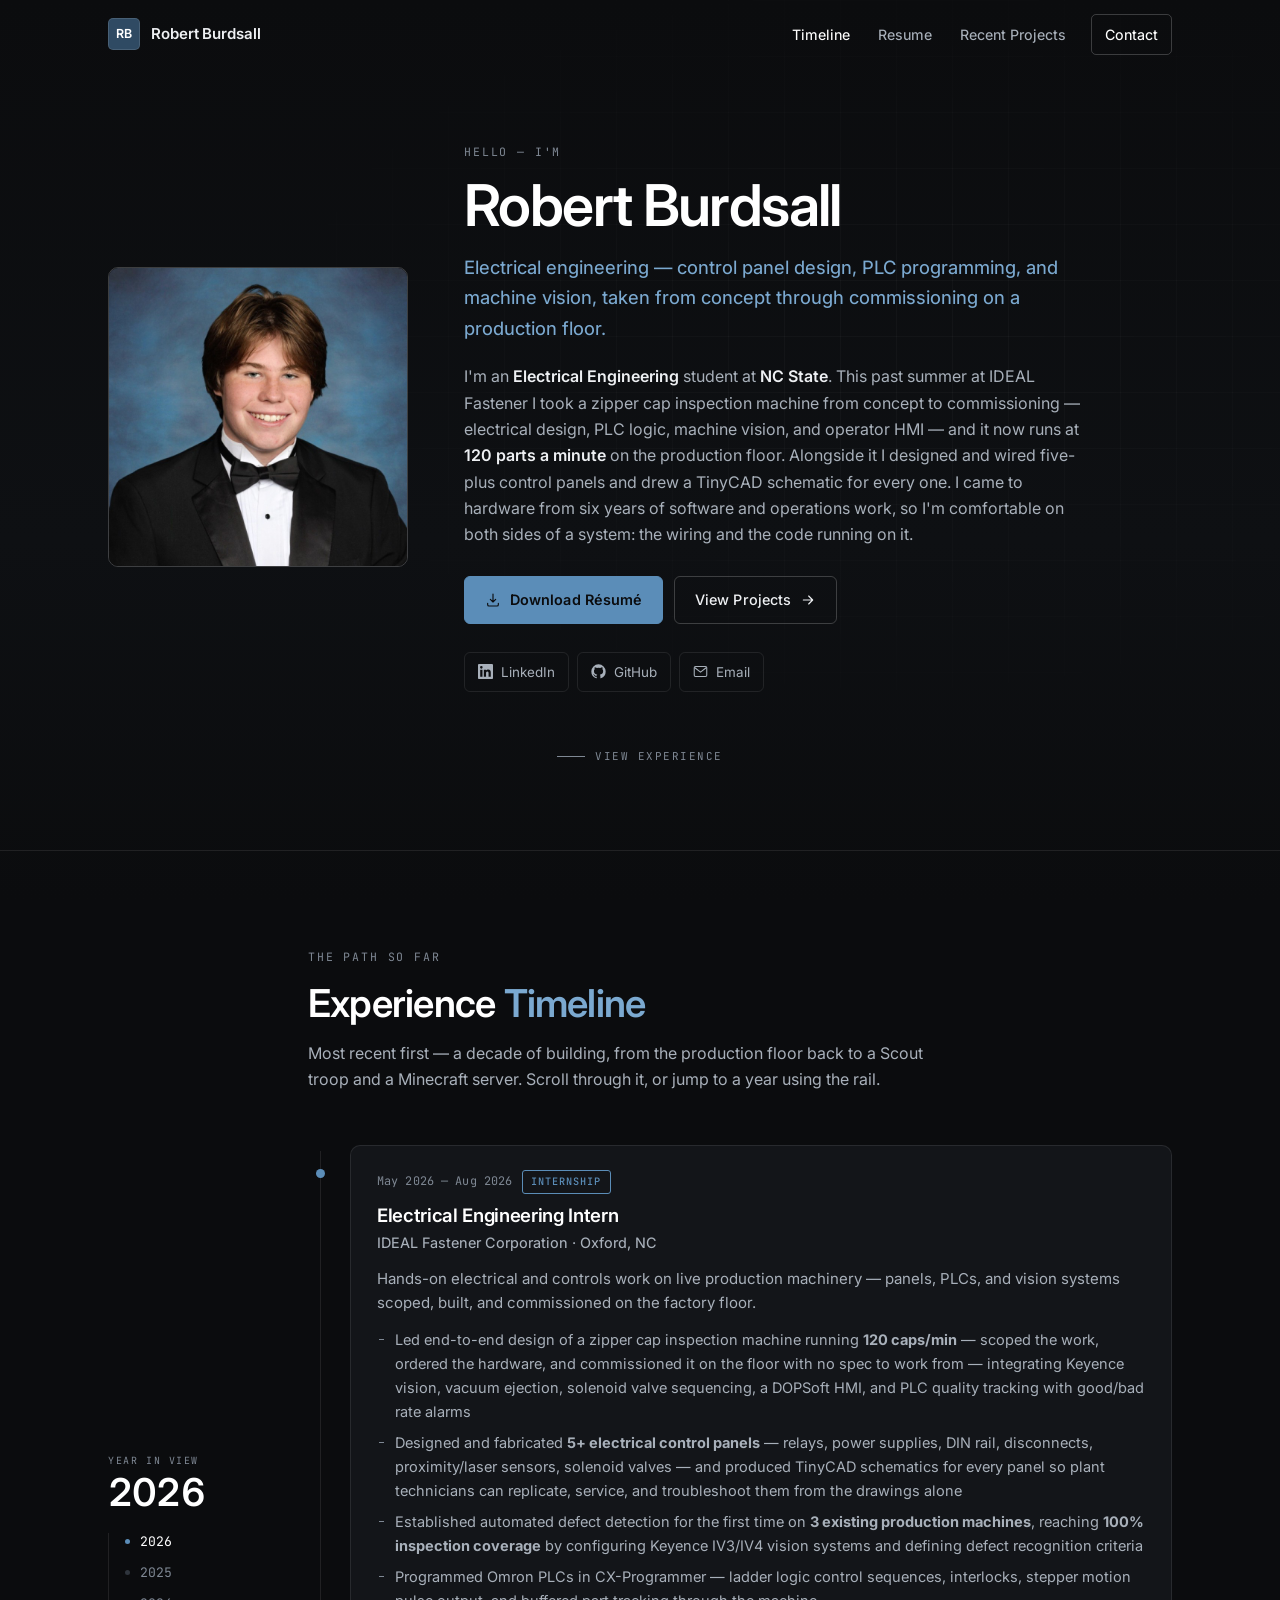
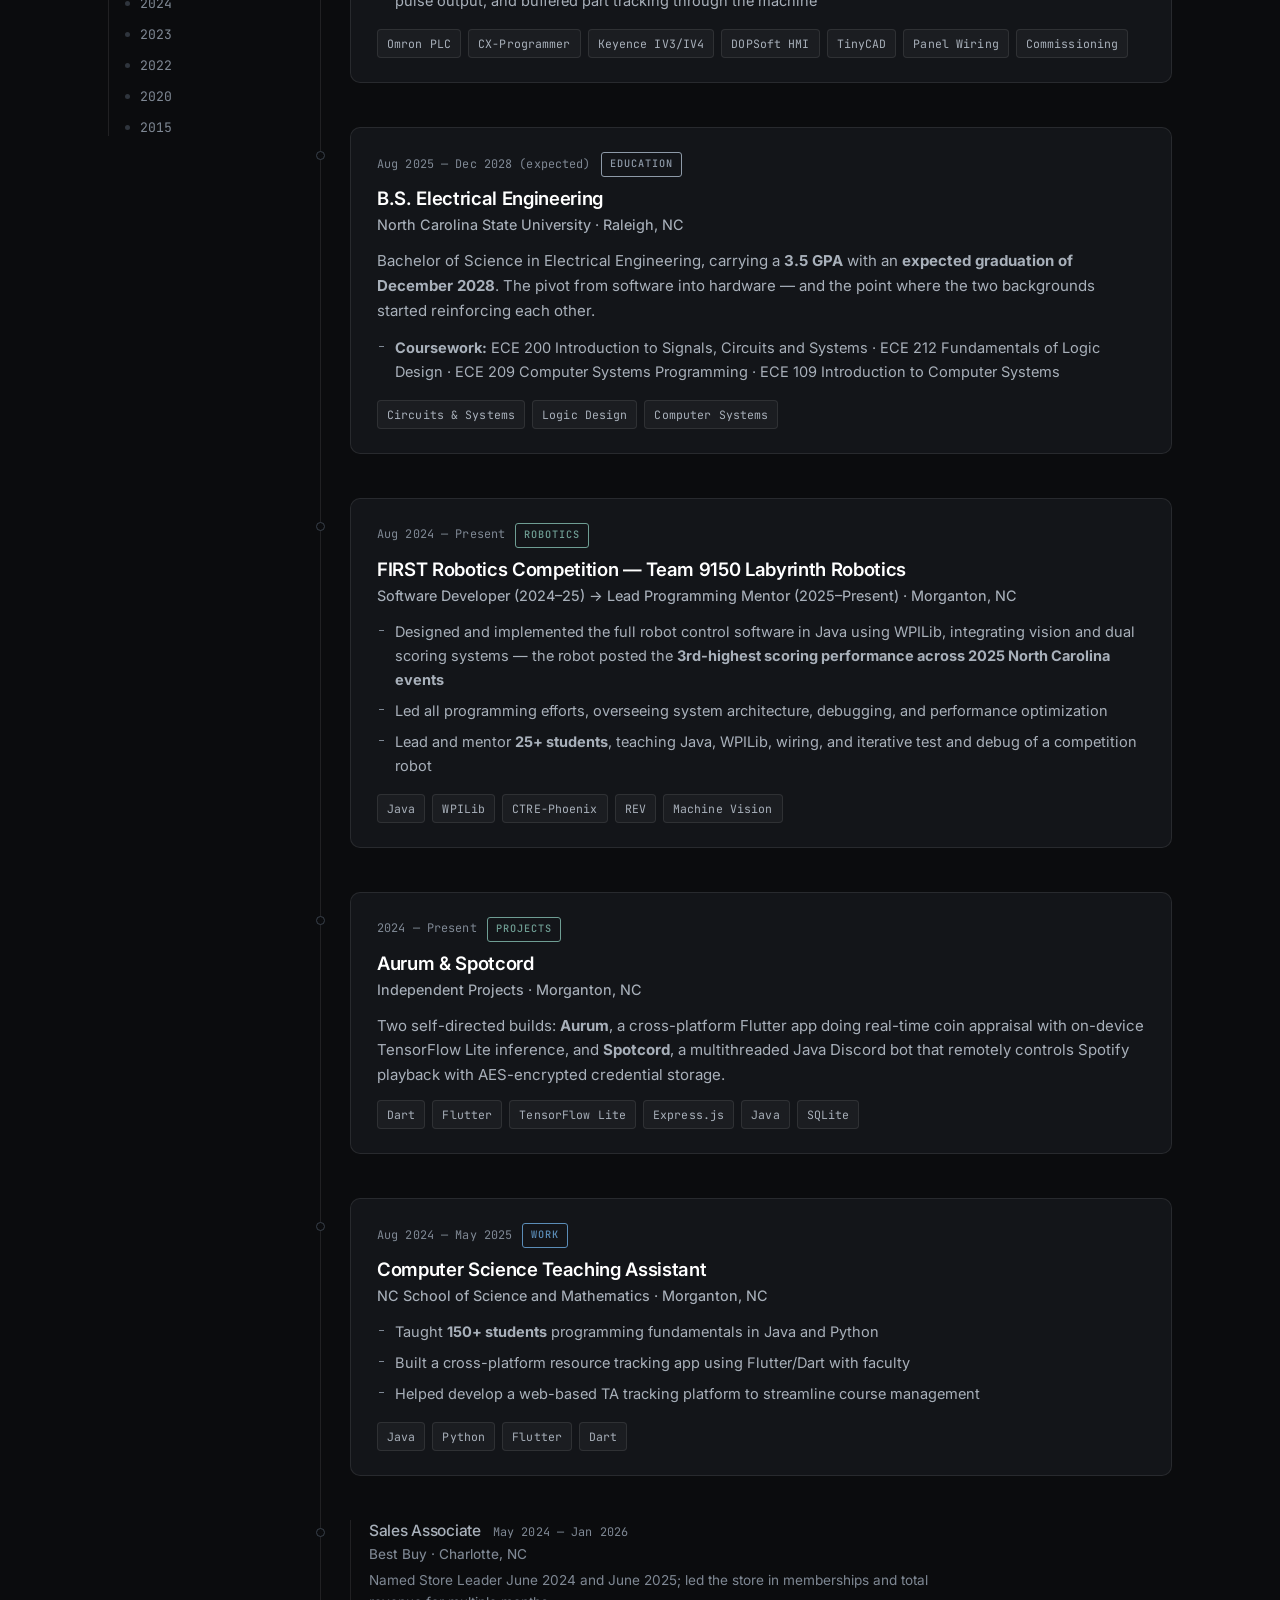
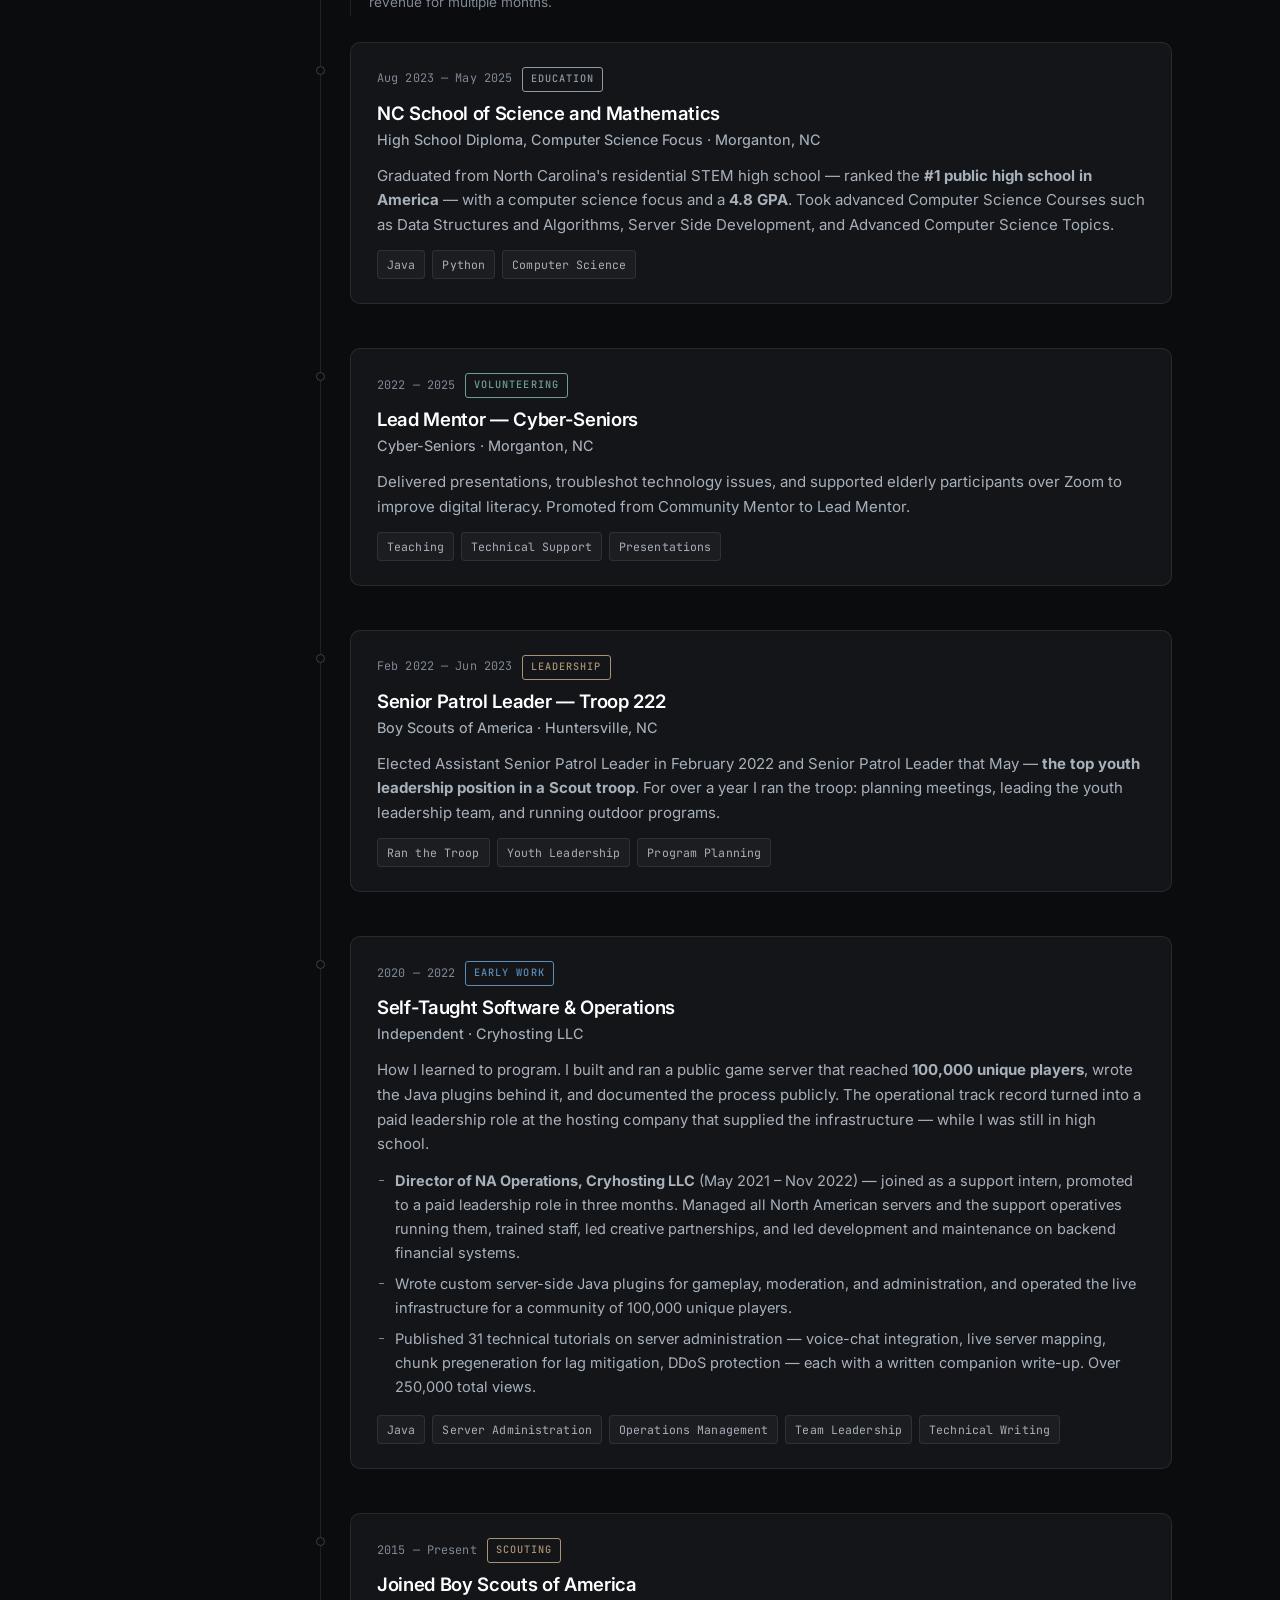
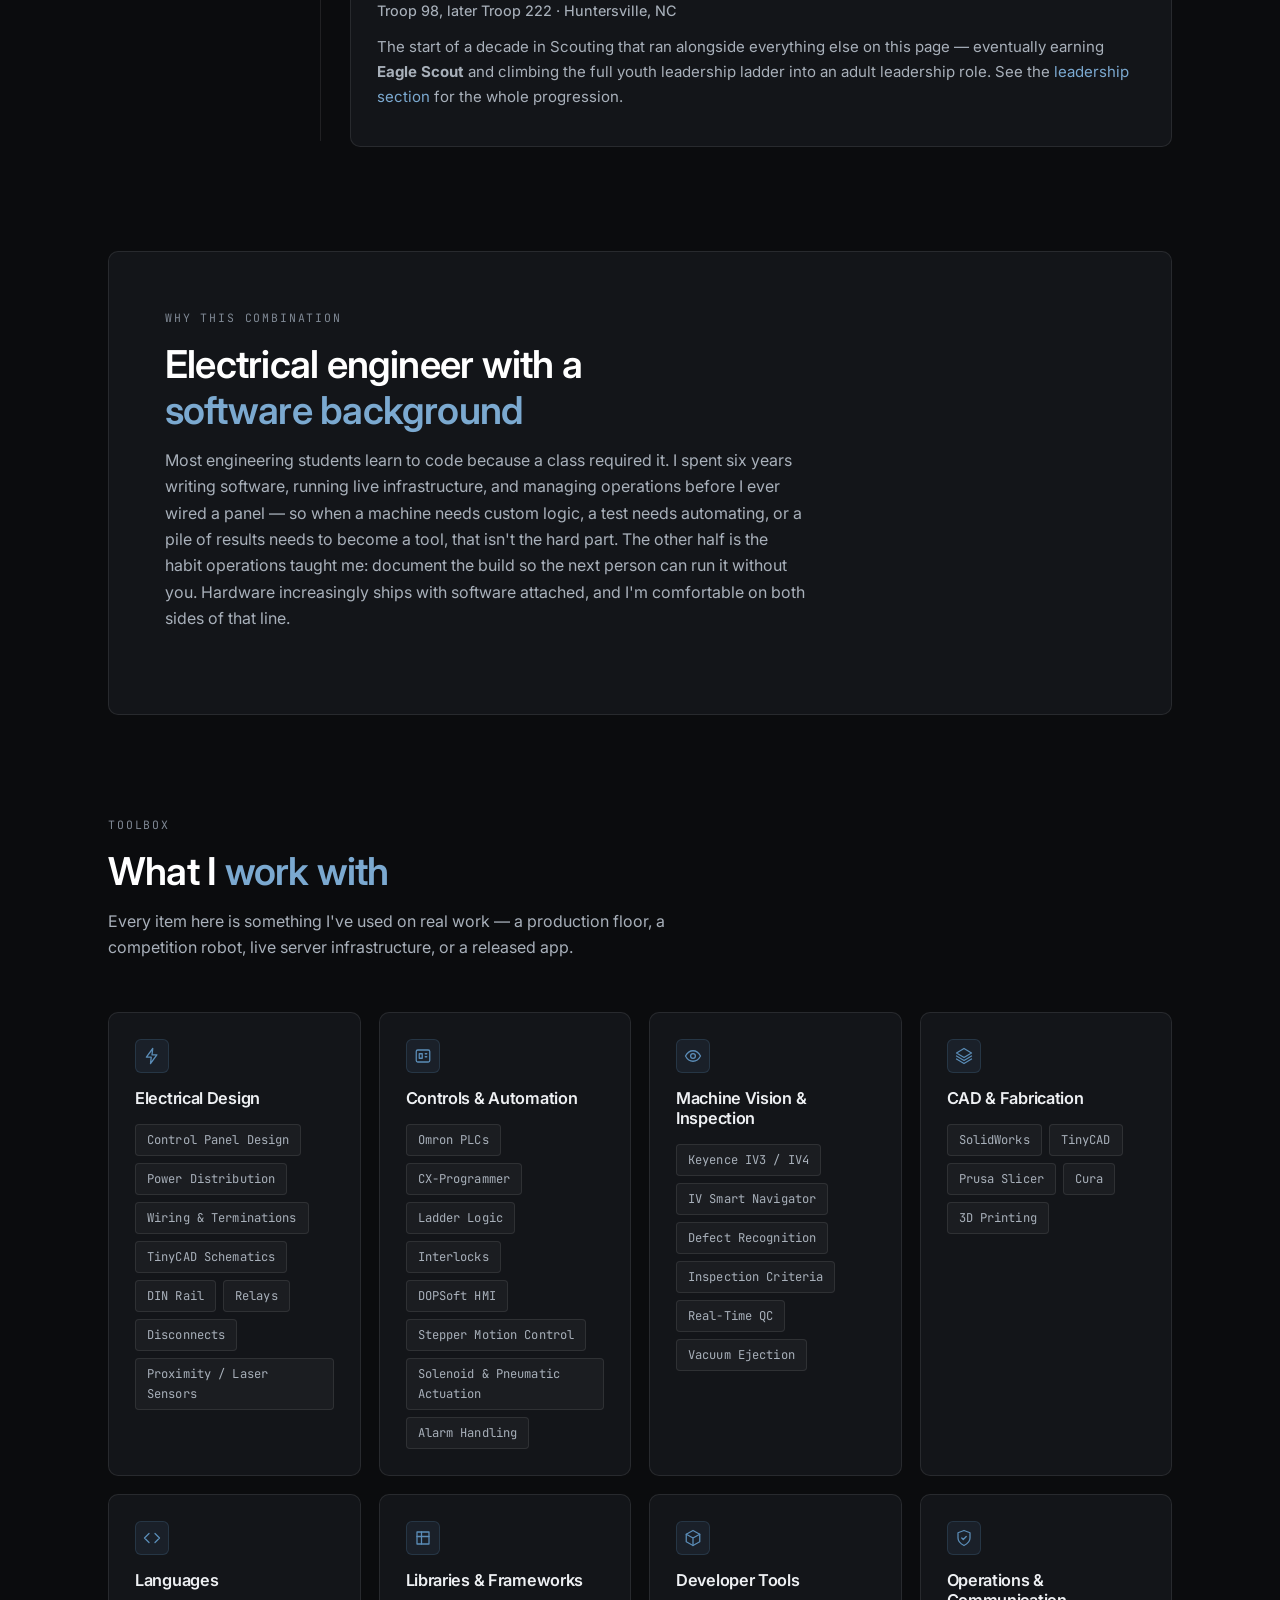
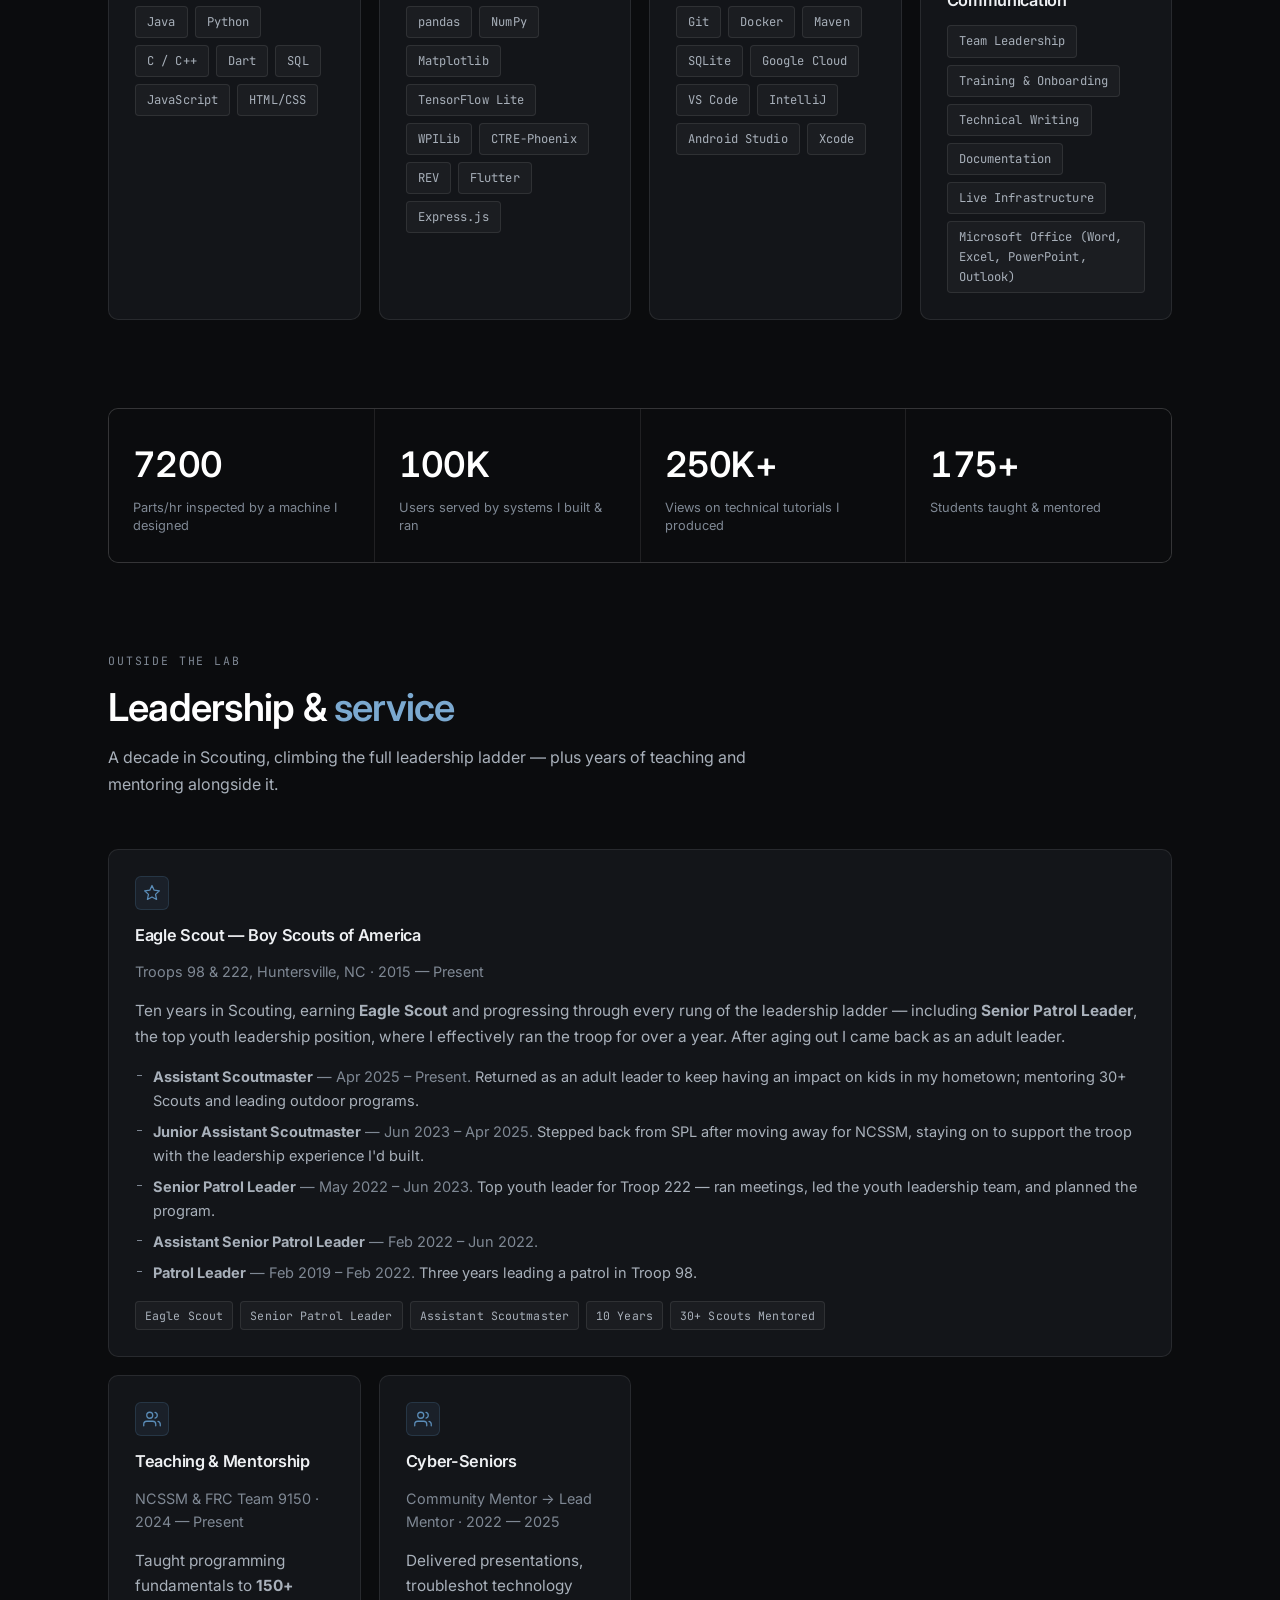
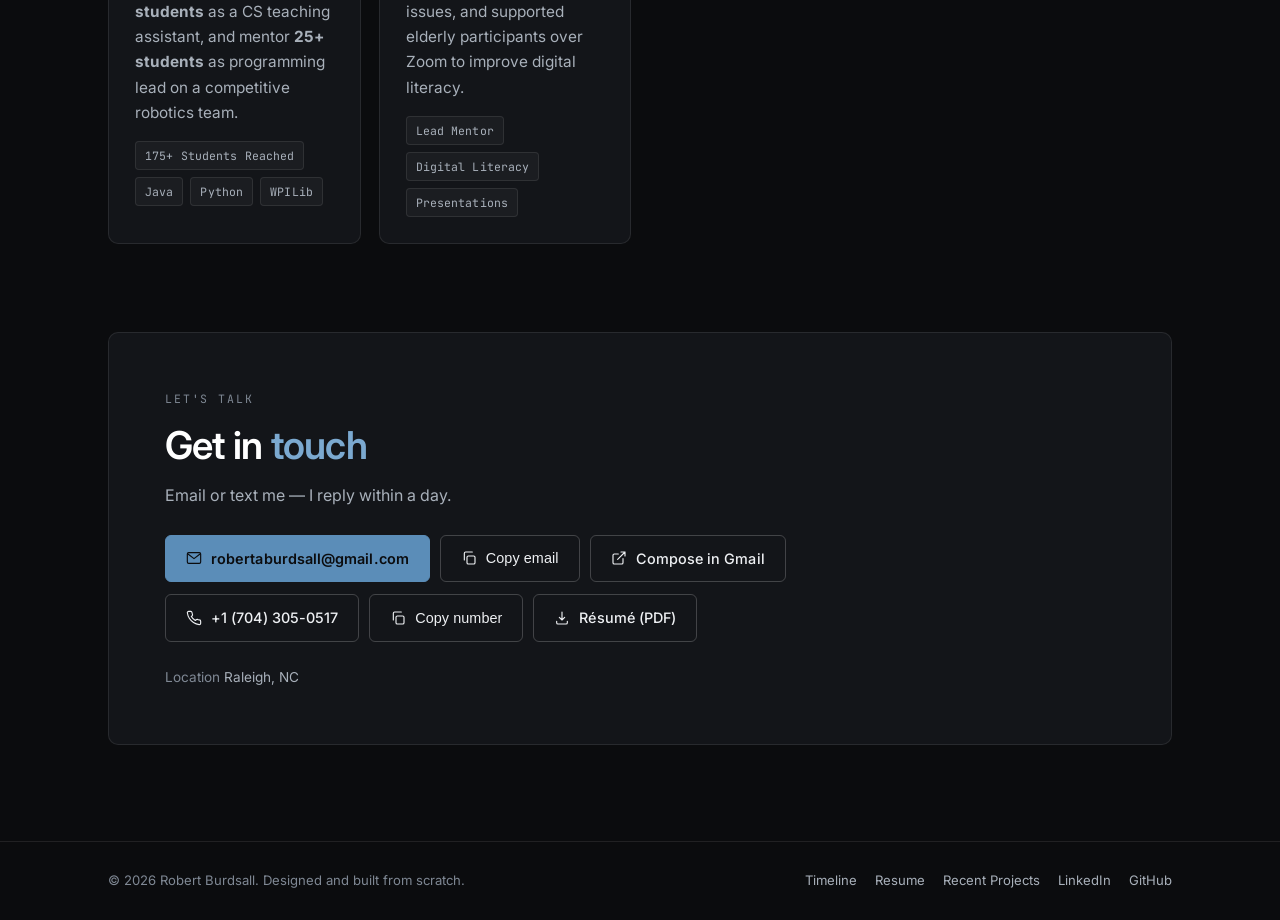
<file: index.html>
<!DOCTYPE html>
<html lang="en">
<head>
<meta charset="UTF-8" />
<meta name="viewport" content="width=device-width, initial-scale=1.0" />

<!-- ===================================================================
     All visible text lives in content.js — edit that file, not this one.
     The tags below are the exception: they're what shows in search
     results and link previews, so they have to be real HTML.
     =================================================================== -->
<title>Robert Burdsall — Electrical Engineering, NC State</title>
<meta name="description" content="Robert Burdsall — Electrical Engineering student at NC State with industry experience in control panel design, PLC programming, and machine vision integration, backed by six years of software and operations work." />
<meta name="author" content="Robert Burdsall" />

<meta property="og:type" content="website" />
<meta property="og:title" content="Robert Burdsall — Electrical Engineering, NC State" />
<meta property="og:description" content="Electrical Engineering student at NC State. Control panel design, PLC programming, and machine vision, taken from concept to commissioning — with a software and operations background." />
<meta property="og:image" content="assets/img/profilephoto.jpg" />
<meta property="og:url" content="https://robertburdsall.com/" />
<meta name="twitter:card" content="summary_large_image" />
<meta name="theme-color" content="#0b0c0e" />

<link rel="icon" href="assets/img/favicon.svg" type="image/svg+xml" />
<link rel="preconnect" href="https://fonts.googleapis.com" />
<link rel="preconnect" href="https://fonts.gstatic.com" crossorigin />
<link href="https://fonts.googleapis.com/css2?family=Inter:wght@300;400;500;600;700;800&family=JetBrains+Mono:wght@400;500&display=swap" rel="stylesheet" />
<link rel="stylesheet" href="assets/css/style.css?v=27" />
<script>document.documentElement.classList.add("js");</script>
</head>
<body data-page="home">

<div class="scroll-progress" aria-hidden="true"><span data-progress-bar></span></div>
<a class="skip-link" href="#main">Skip to content</a>

<div data-mount="nav"></div>

<main id="main">

  <div data-mount="hero"></div>

  <section class="timeline" id="timeline">
    <div data-mount="timeline-head"></div>
    <div class="timeline__layout">

      <!-- Sticky year rail. main.js fills the year list from the entries. -->
      <aside class="rail" data-rail aria-hidden="true">
        <div class="rail__inner">
          <div class="rail__now">
            <span class="rail__now-label">Year in view</span>
            <!-- Placeholder only; main.js replaces this with the year in view. -->
            <span class="rail__now-year" data-rail-year>2026</span>
          </div>
          <div class="rail__track">
            <div class="rail__line"><span class="rail__fill" data-rail-fill></span></div>
            <ol class="rail__years"></ol>
          </div>
        </div>
      </aside>

      <div data-mount="timeline-entries"></div>
    </div>
  </section>

  <div data-mount="angle"></div>
  <div data-mount="skills"></div>
  <div data-mount="facts"></div>
  <div data-mount="leadership"></div>
  <div data-mount="contact"></div>

</main>

<div data-mount="footer"></div>

<noscript>
  <p style="padding:24px;text-align:center;color:#a8b0ba;font-family:sans-serif">
    This site uses JavaScript to assemble its content.
    <a href="assets/resume.pdf" style="color:#7ba9d0">Download the résumé PDF</a> instead.
  </p>
</noscript>

<script src="content.js?v=27"></script>
<script src="assets/js/render.js?v=27"></script>
<script src="assets/js/main.js?v=27"></script>
</body>
</html>
</file>
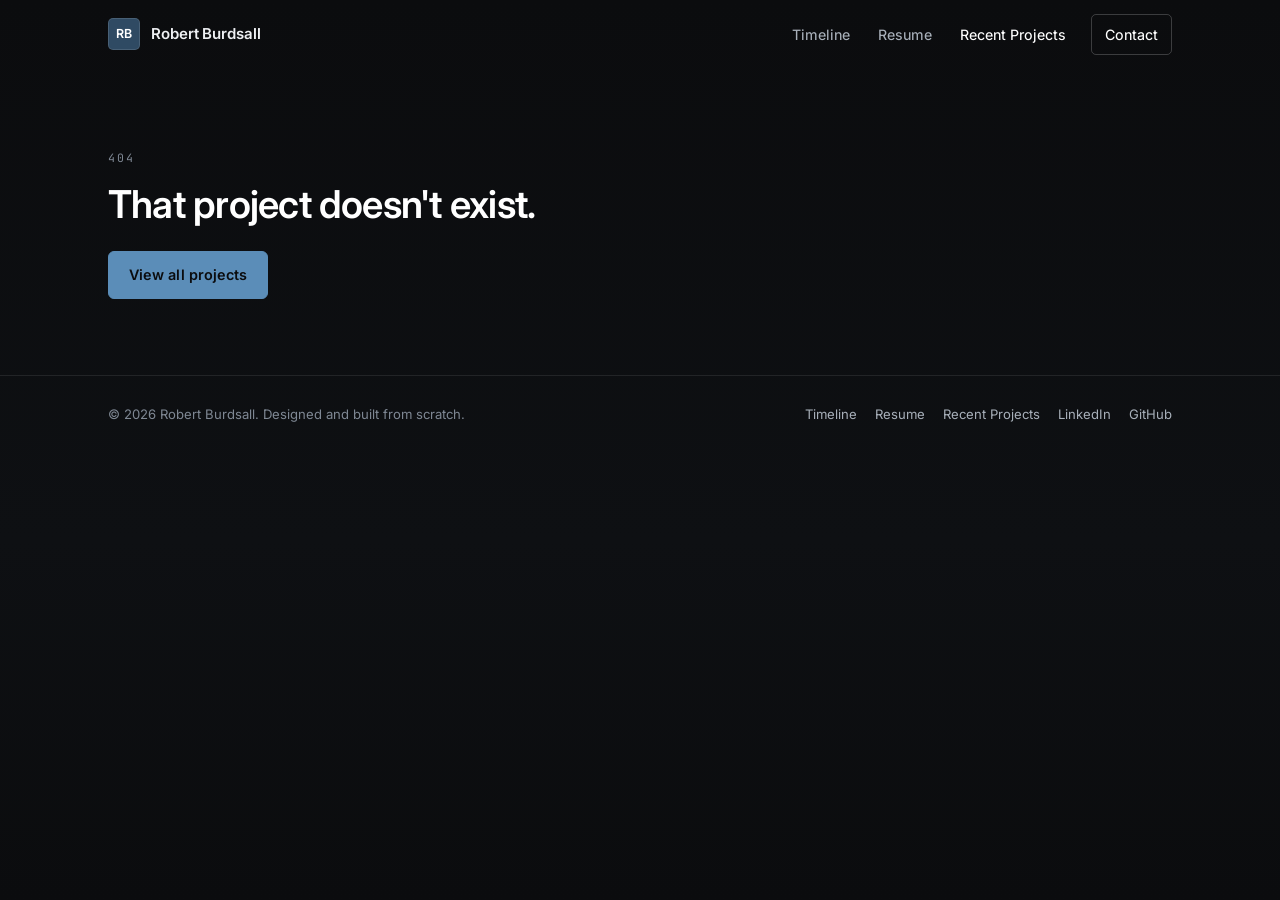
<file: project.html>
<!DOCTYPE html>
<html lang="en">
<head>
<meta charset="UTF-8" />
<meta name="viewport" content="width=device-width, initial-scale=1.0" />

<!-- ===================================================================
     One shell serves every project. The project is chosen by the ?id=
     in the URL, e.g. project.html?id=zipper-cap-inspection
     Content comes from the `detail` block on each project in content.js.

     The title below is a fallback; render.js replaces it with the real
     project name once it knows which one is being shown.
     =================================================================== -->
<title>Project — Robert Burdsall</title>
<meta name="description" content="Project detail — Robert Burdsall, electrical engineering student at NC State." />

<meta property="og:type" content="article" />
<meta property="og:title" content="Project — Robert Burdsall" />
<meta property="og:description" content="Electrical, controls, and software projects by Robert Burdsall." />
<meta property="og:image" content="assets/img/profilephoto.jpg" />
<meta name="theme-color" content="#0b0c0e" />

<link rel="icon" href="assets/img/favicon.svg" type="image/svg+xml" />
<link rel="preconnect" href="https://fonts.googleapis.com" />
<link rel="preconnect" href="https://fonts.gstatic.com" crossorigin />
<link href="https://fonts.googleapis.com/css2?family=Inter:wght@300;400;500;600;700;800&family=JetBrains+Mono:wght@400;500&display=swap" rel="stylesheet" />
<link rel="stylesheet" href="assets/css/style.css?v=27" />
<script>document.documentElement.classList.add("js");</script>
</head>
<body data-page="project">

<div class="scroll-progress" aria-hidden="true"><span data-progress-bar></span></div>
<a class="skip-link" href="#main">Skip to content</a>

<div data-mount="nav"></div>

<main id="main">
  <div data-mount="project-detail"></div>
</main>

<div data-mount="footer"></div>

<noscript>
  <p style="padding:24px;text-align:center;color:#a8b0ba;font-family:sans-serif">
    This site uses JavaScript to assemble its content.
    <a href="projects.html" style="color:#7ba9d0">Back to all projects</a>.
  </p>
</noscript>

<script src="content.js?v=27"></script>
<script src="assets/js/render.js?v=27"></script>
<script src="assets/js/main.js?v=27"></script>
</body>
</html>
</file>
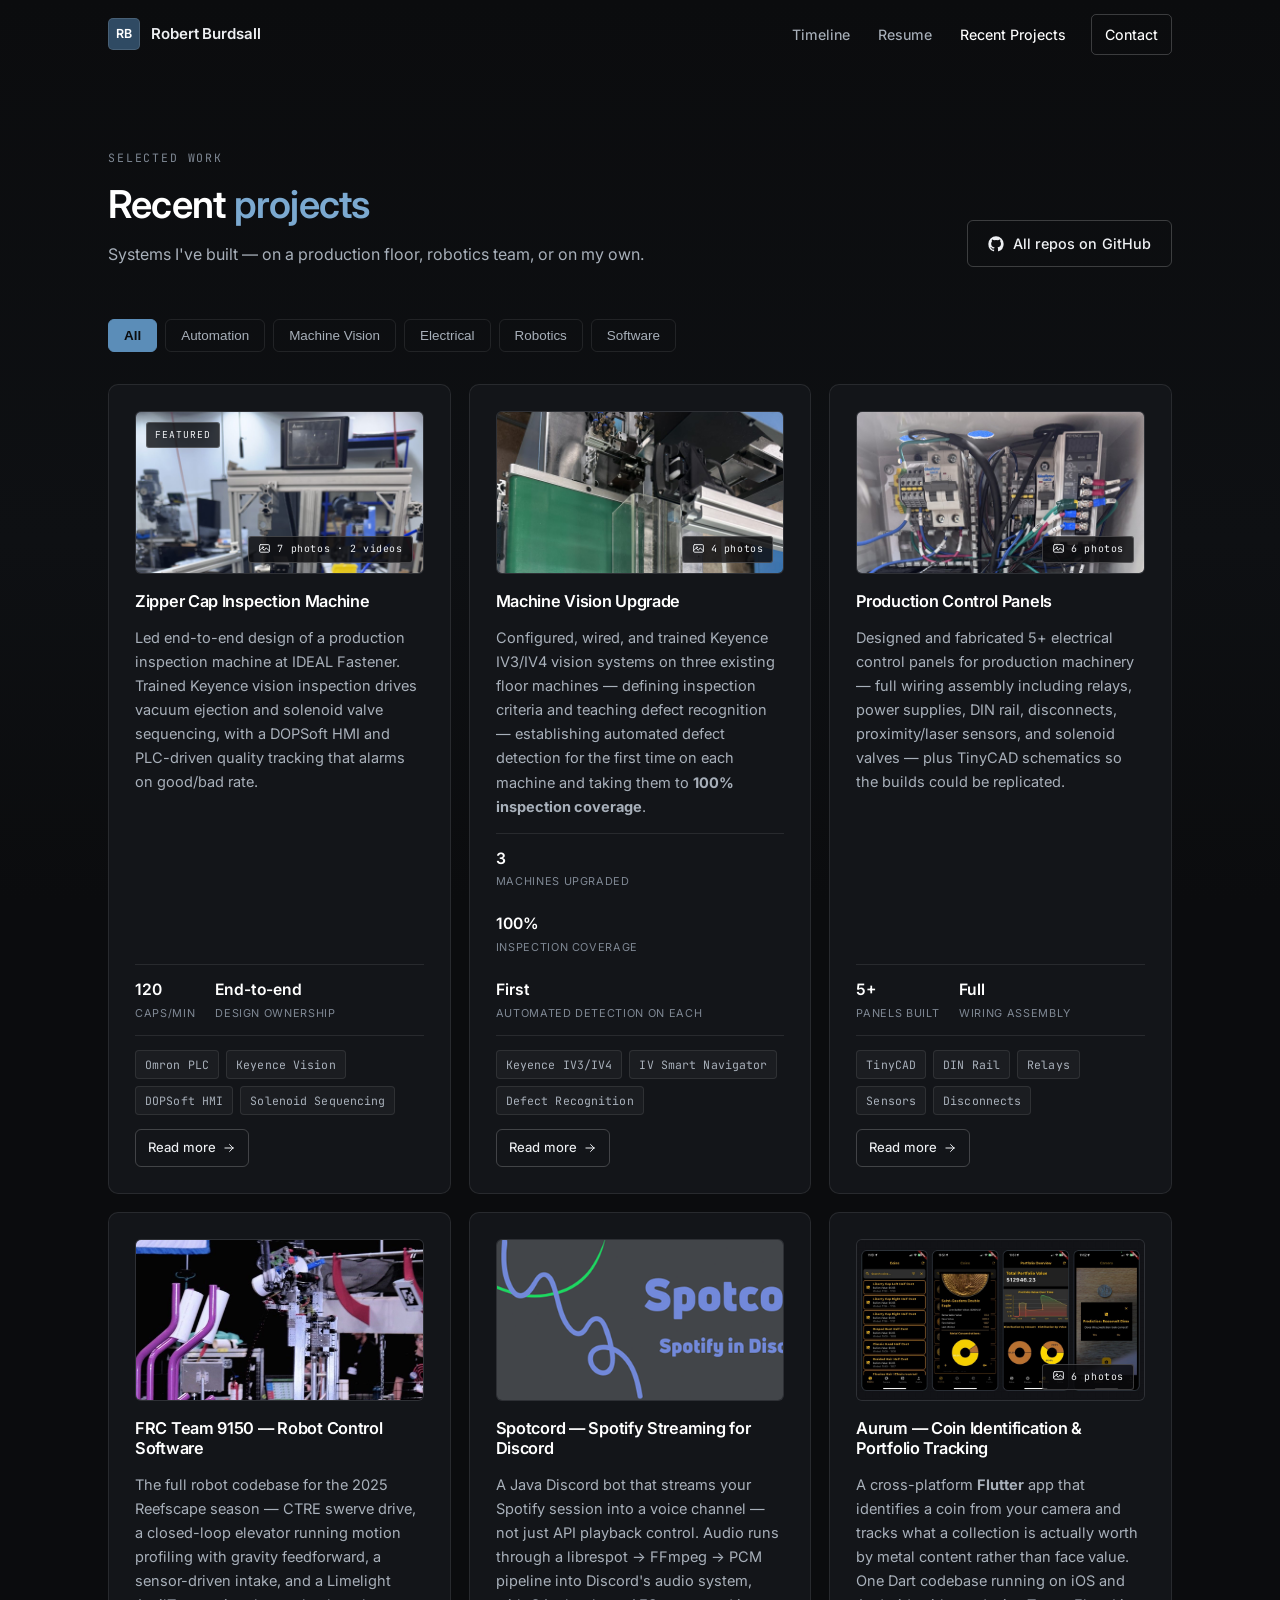
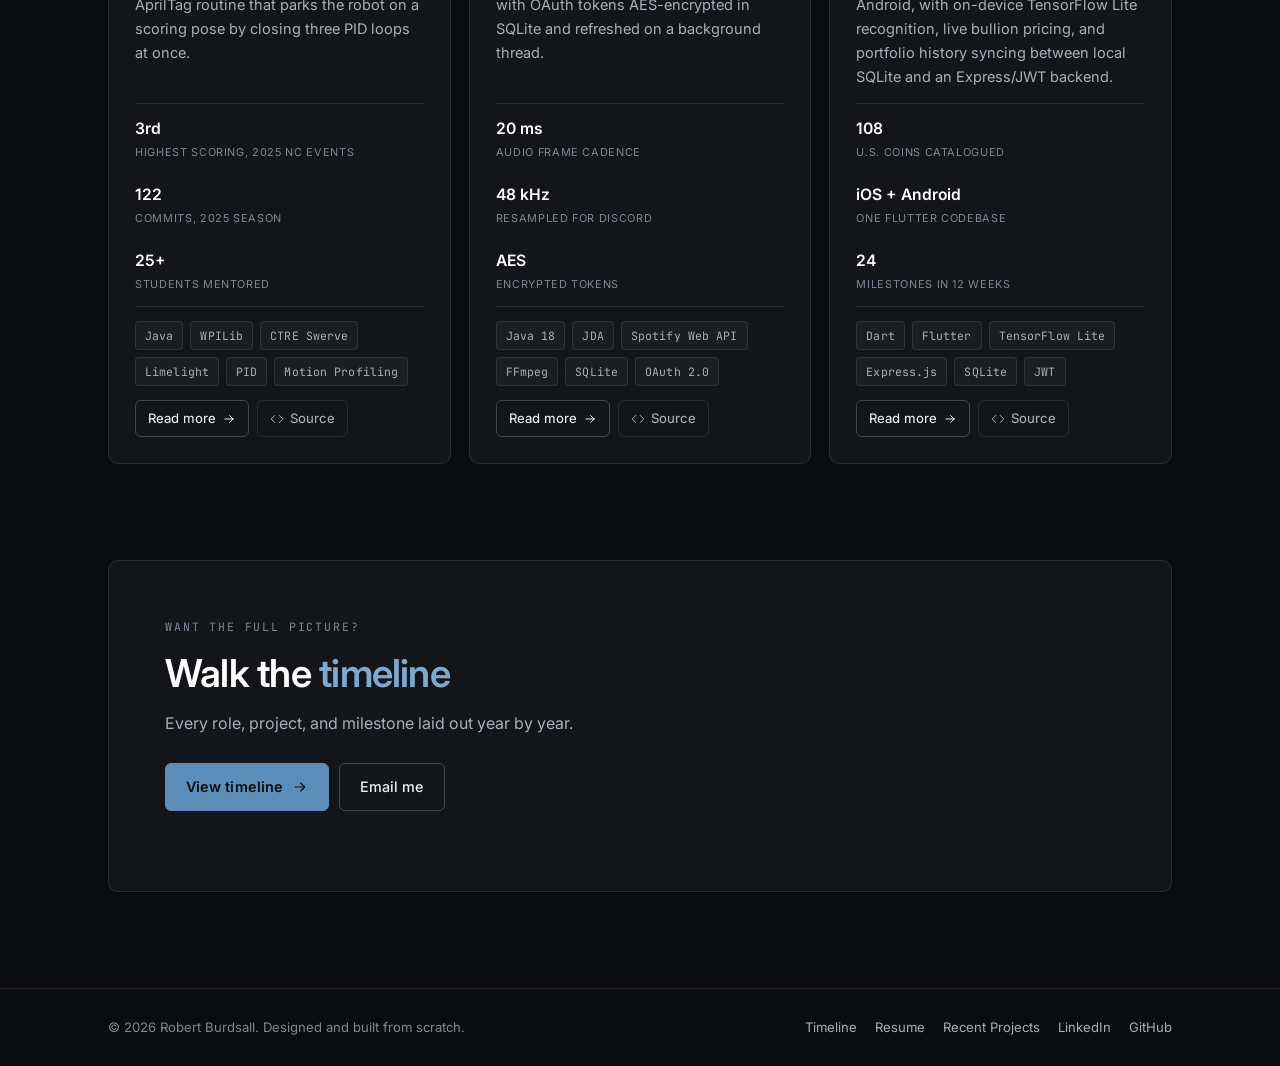
<file: projects.html>
<!DOCTYPE html>
<html lang="en">
<head>
<meta charset="UTF-8" />
<meta name="viewport" content="width=device-width, initial-scale=1.0" />

<!-- All visible text lives in content.js — edit that file, not this one. -->
<title>Recent Projects — Robert Burdsall</title>
<meta name="description" content="Electrical, controls, and software projects by Robert Burdsall — machine vision inspection, electrical panel design, PLC control, competitive robotics, and mobile apps." />

<meta property="og:type" content="website" />
<meta property="og:title" content="Recent Projects — Robert Burdsall" />
<meta property="og:description" content="Machine vision inspection, panel design, PLC control, robotics, and software." />
<meta property="og:image" content="assets/img/profilephoto.jpg" />
<meta name="theme-color" content="#0b0c0e" />

<link rel="icon" href="assets/img/favicon.svg" type="image/svg+xml" />
<link rel="preconnect" href="https://fonts.googleapis.com" />
<link rel="preconnect" href="https://fonts.gstatic.com" crossorigin />
<link href="https://fonts.googleapis.com/css2?family=Inter:wght@300;400;500;600;700;800&family=JetBrains+Mono:wght@400;500&display=swap" rel="stylesheet" />
<link rel="stylesheet" href="assets/css/style.css?v=27" />
<script>document.documentElement.classList.add("js");</script>
</head>
<body data-page="projects">

<div class="scroll-progress" aria-hidden="true"><span data-progress-bar></span></div>
<a class="skip-link" href="#main">Skip to content</a>

<div data-mount="nav"></div>

<main id="main">
  <div data-mount="projects-head"></div>
  <div data-mount="projects-grid"></div>
  <div data-mount="projects-cta"></div>
</main>

<div data-mount="footer"></div>

<noscript>
  <p style="padding:24px;text-align:center;color:#a8b0ba;font-family:sans-serif">
    This site uses JavaScript to assemble its content.
    <a href="assets/resume.pdf" style="color:#7ba9d0">Download the résumé PDF</a> instead.
  </p>
</noscript>

<script src="content.js?v=27"></script>
<script src="assets/js/render.js?v=27"></script>
<script src="assets/js/main.js?v=27"></script>
</body>
</html>
</file>
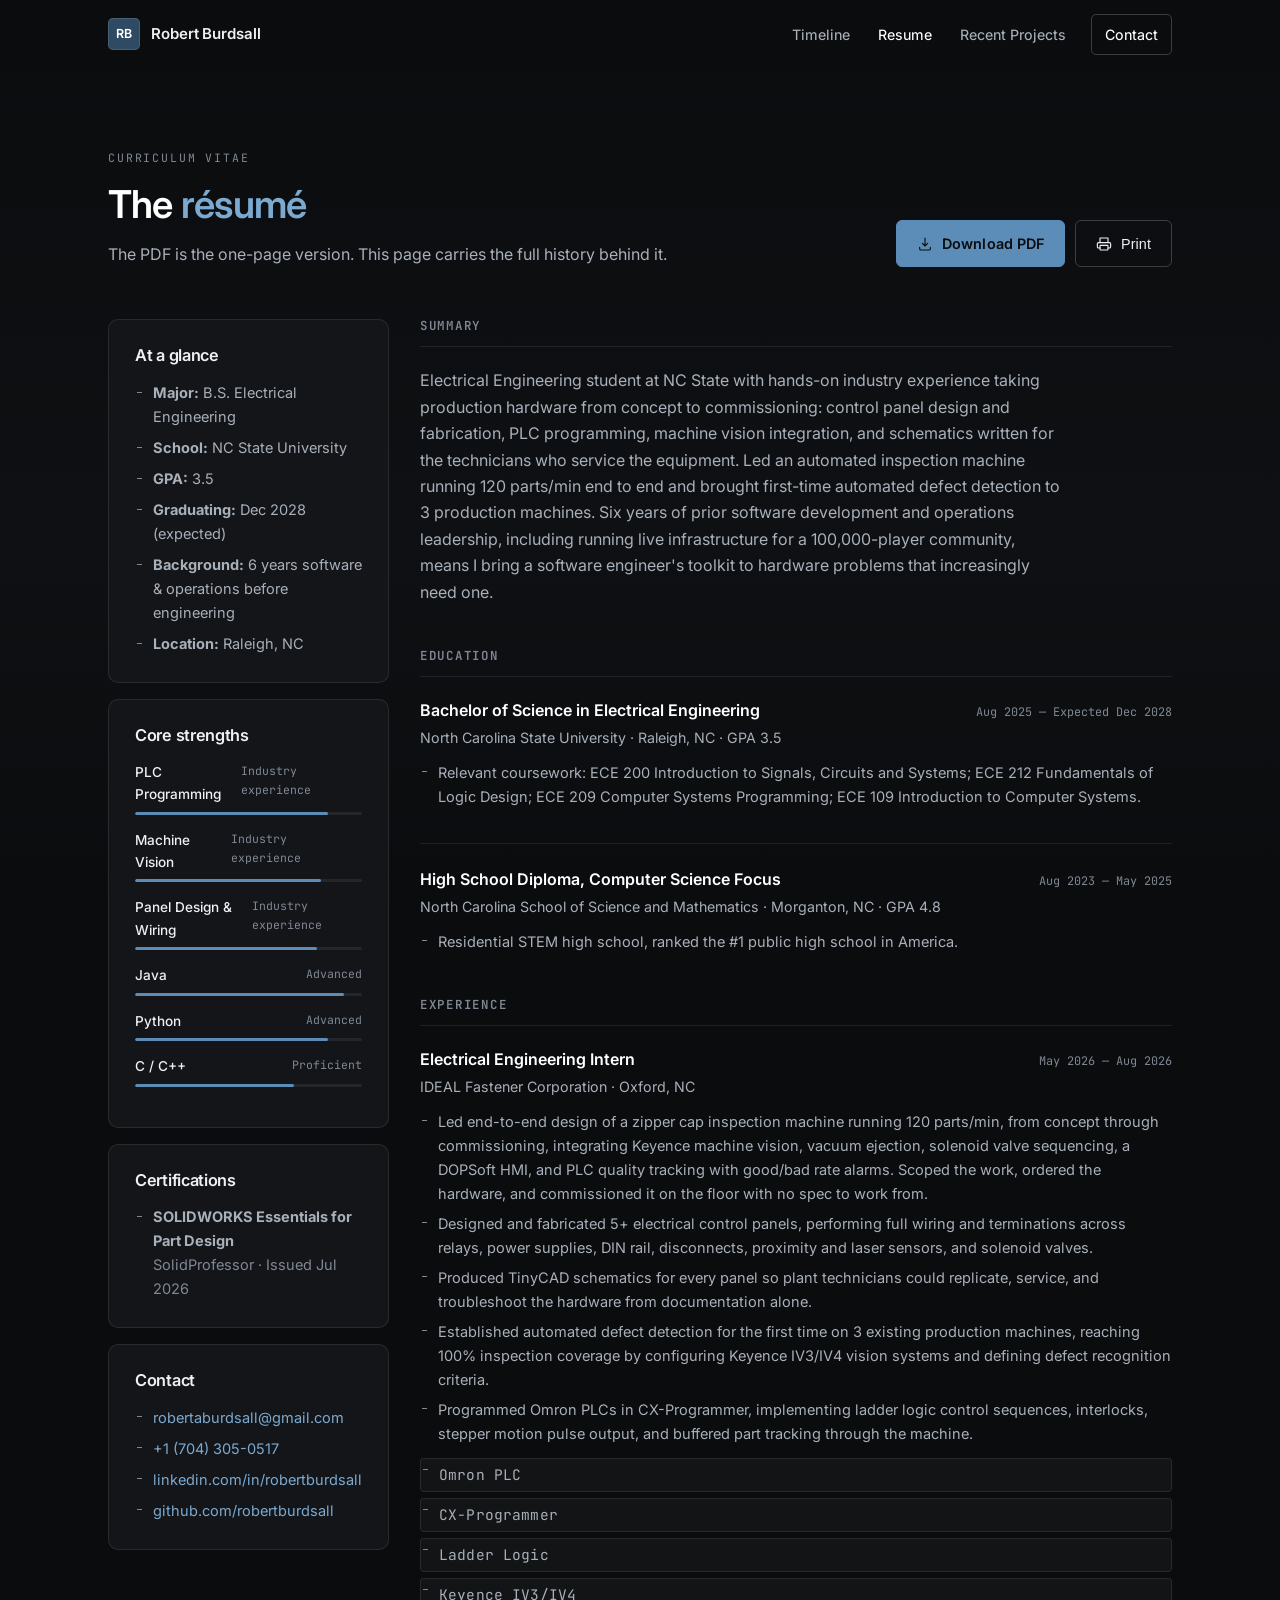
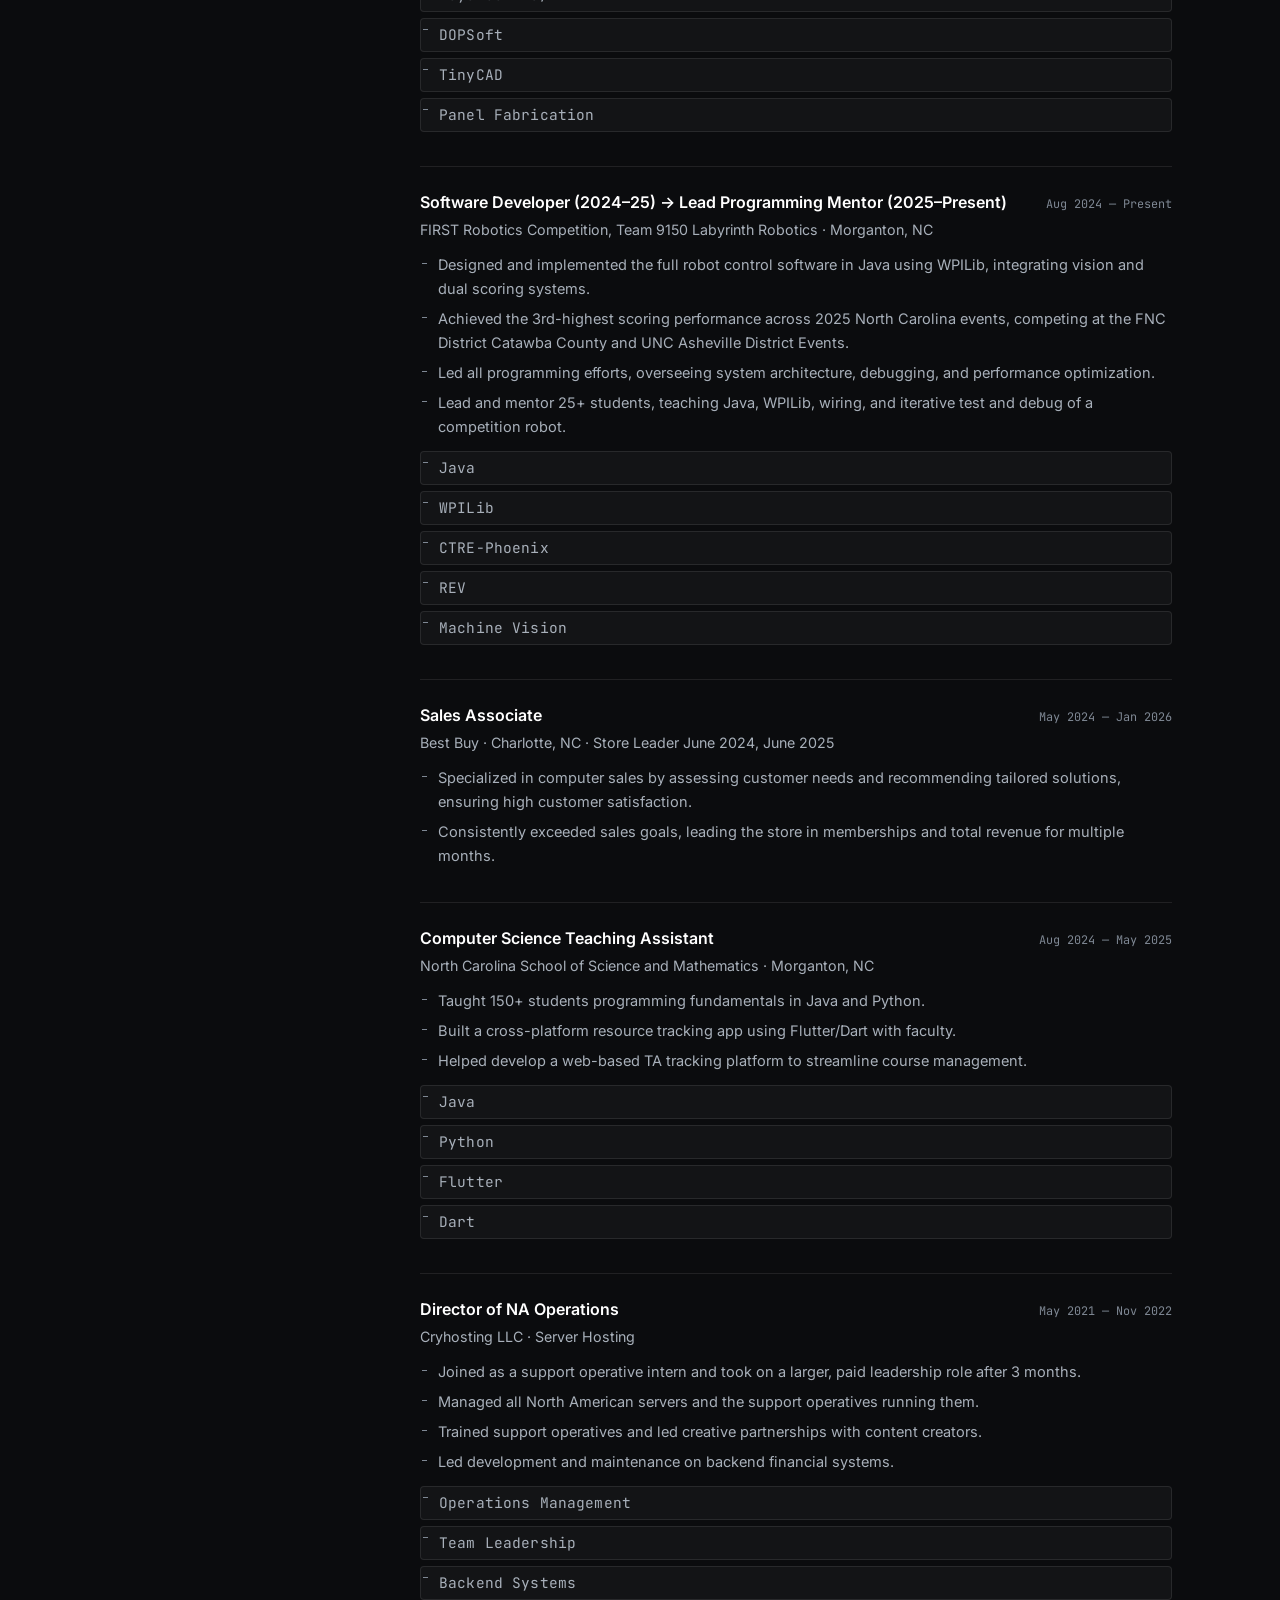
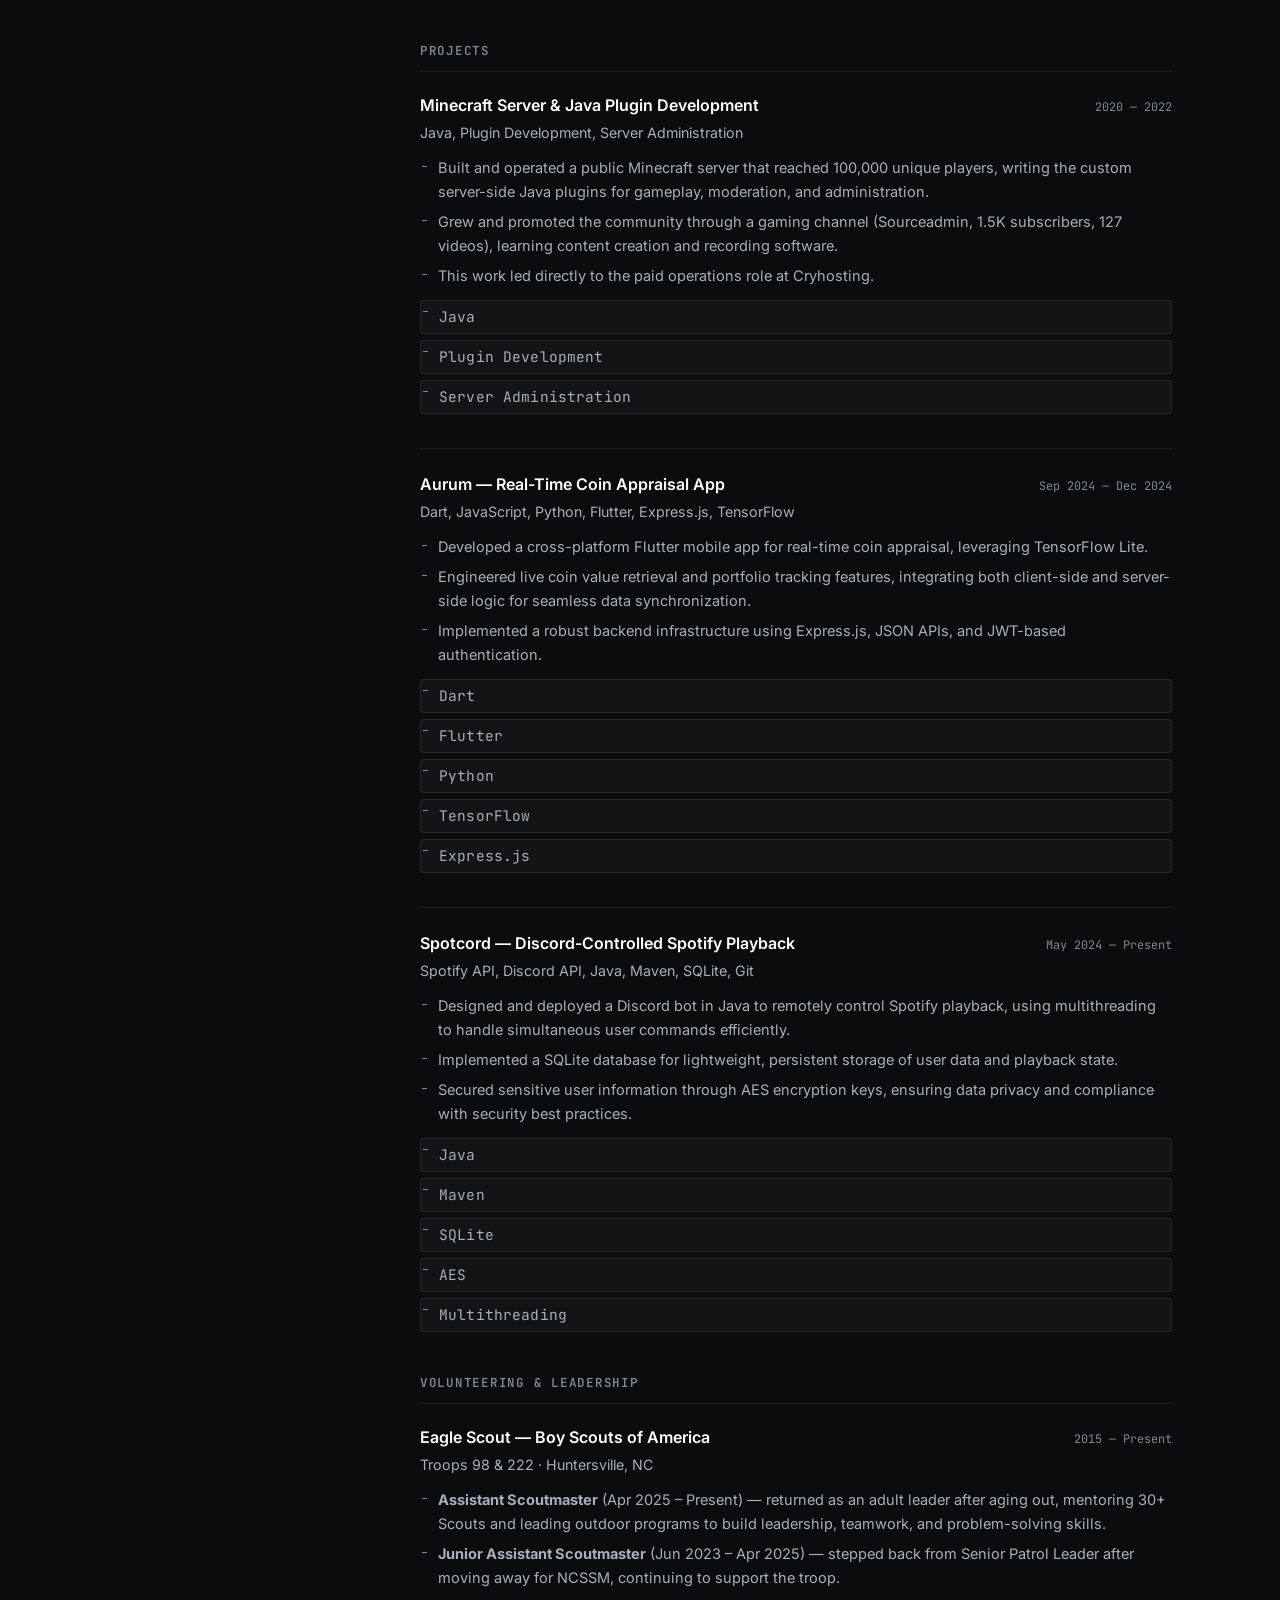
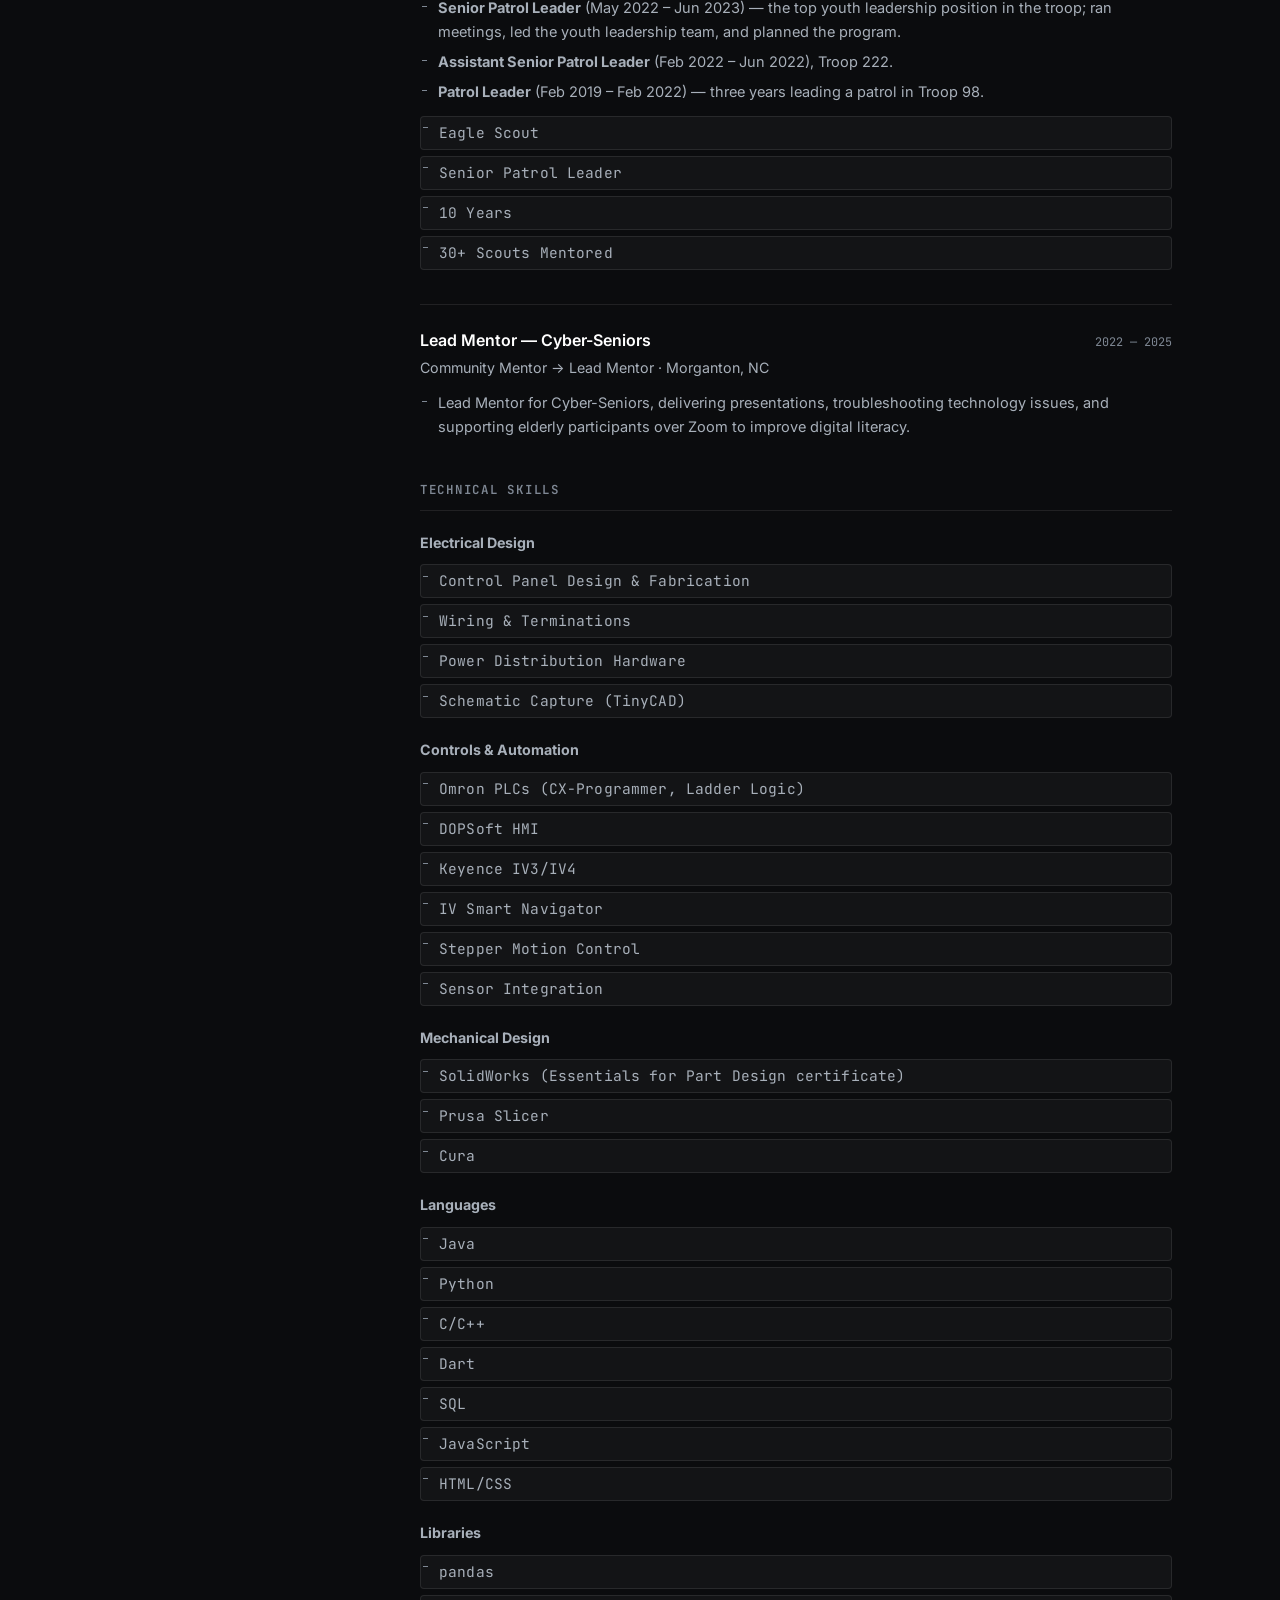
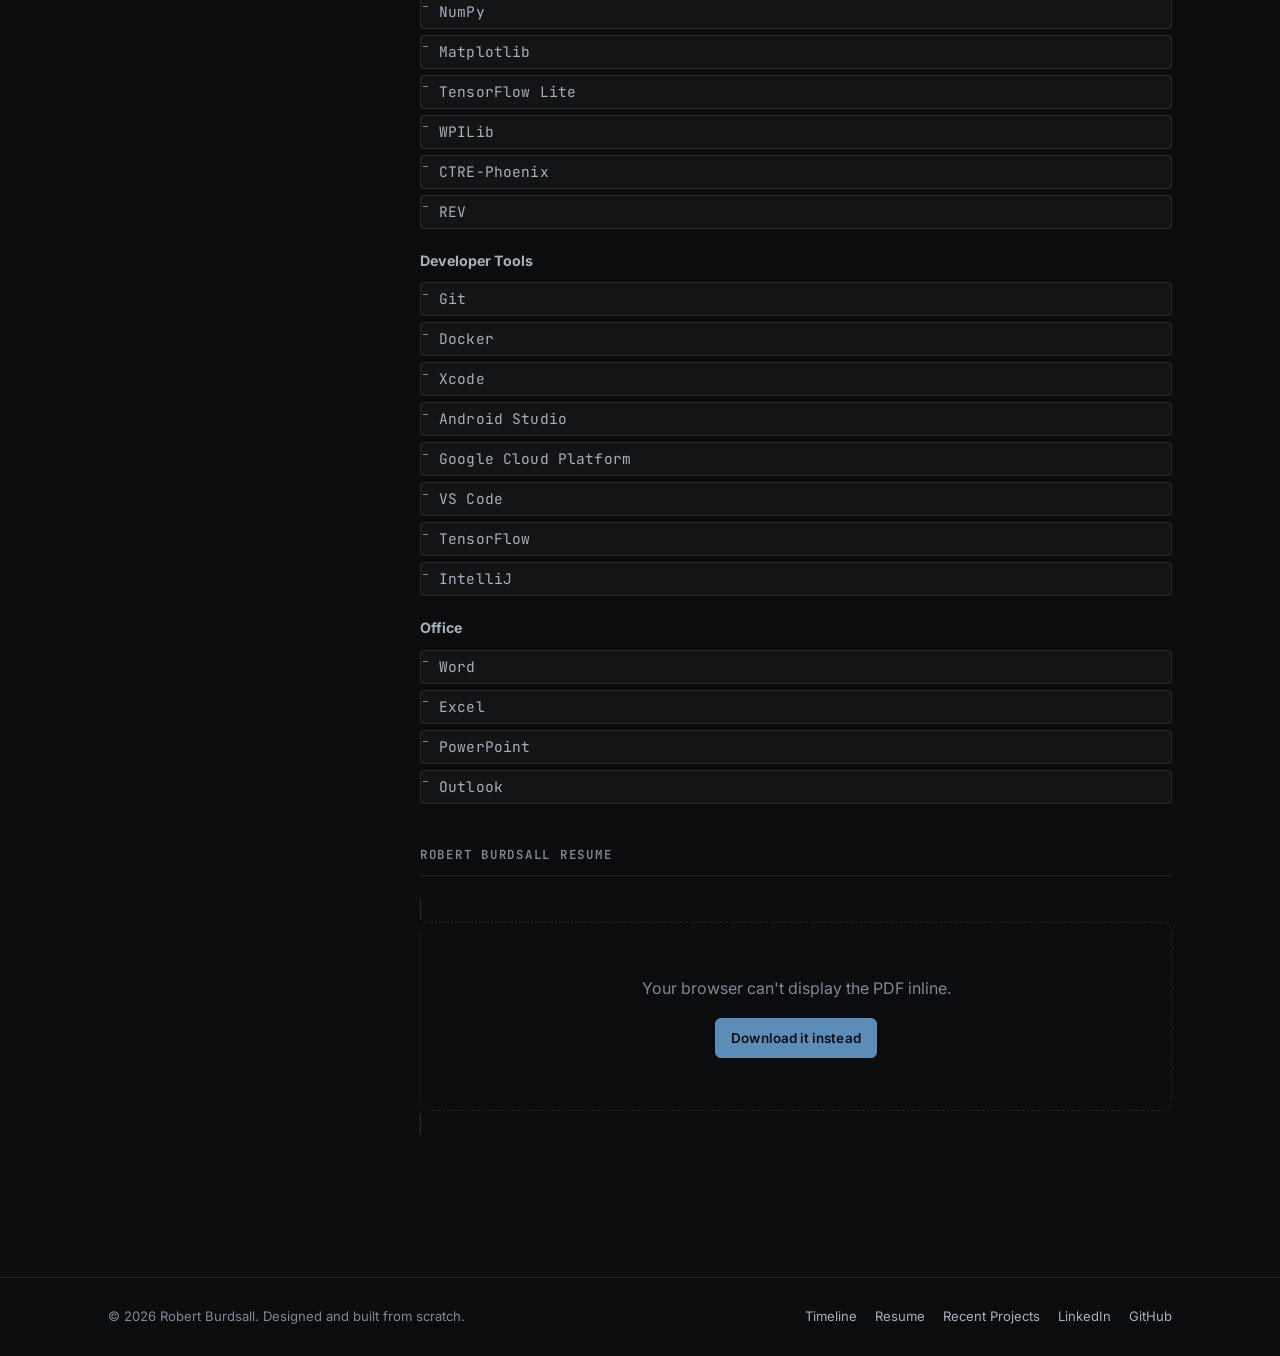
<file: resume.html>
<!DOCTYPE html>
<html lang="en">
<head>
<meta charset="UTF-8" />
<meta name="viewport" content="width=device-width, initial-scale=1.0" />

<!-- All visible text lives in content.js — edit that file, not this one. -->
<title>Resume — Robert Burdsall</title>
<meta name="description" content="Resume of Robert Burdsall — Electrical Engineering student at NC State with experience in control panel design, PLC programming, machine vision integration, software development, and operations leadership." />

<meta property="og:type" content="website" />
<meta property="og:title" content="Resume — Robert Burdsall" />
<meta property="og:description" content="Electrical design, controls, and machine vision experience, backed by a software and operations background." />
<meta property="og:image" content="assets/img/profilephoto.jpg" />
<meta name="theme-color" content="#0b0c0e" />

<link rel="icon" href="assets/img/favicon.svg" type="image/svg+xml" />
<link rel="preconnect" href="https://fonts.googleapis.com" />
<link rel="preconnect" href="https://fonts.gstatic.com" crossorigin />
<link href="https://fonts.googleapis.com/css2?family=Inter:wght@300;400;500;600;700;800&family=JetBrains+Mono:wght@400;500&display=swap" rel="stylesheet" />
<link rel="stylesheet" href="assets/css/style.css?v=27" />
<script>document.documentElement.classList.add("js");</script>
</head>
<body data-page="resume">

<div class="scroll-progress" aria-hidden="true"><span data-progress-bar></span></div>
<a class="skip-link" href="#main">Skip to content</a>

<div data-mount="nav"></div>

<main id="main">
  <div data-mount="resume-head"></div>

  <section class="resume">
    <div class="container">
      <div class="resume__grid">
        <div data-mount="resume-aside"></div>
        <div data-mount="resume-main"></div>
      </div>
    </div>
  </section>
</main>

<div data-mount="footer"></div>

<noscript>
  <p style="padding:24px;text-align:center;color:#a8b0ba;font-family:sans-serif">
    This site uses JavaScript to assemble its content.
    <a href="assets/resume.pdf" style="color:#7ba9d0">Download the résumé PDF</a> instead.
  </p>
</noscript>

<script src="content.js?v=27"></script>
<script src="assets/js/render.js?v=27"></script>
<script src="assets/js/main.js?v=27"></script>
</body>
</html>
</file>
<file: assets/css/style.css>
/* =============================================================
   Robert Burdsall — Controls Engineering Portfolio
   Theme: near-black / steel blue / white

   Design intent: restraint. Color is used to organize information,
   not to decorate. No glow, no gradient text, no ambient animation.
   The only motion is a quiet fade-up on scroll and the year rail
   tracking your position. Everything else is typography and space.

   Structure:
     1.  Tokens
     2.  Reset & base
     3.  Layout primitives
     4.  Buttons, chips, tags, cards
     5.  Nav
     6.  Hero
     7.  Timeline + year rail
     8.  Skills / facts / contact
     9.  Resume page
     10. Projects page
     11. Footer
     12. Reveal animations
     13. Responsive
     14. Print & reduced motion
   ============================================================= */

/* ---------- 1. TOKENS ---------- */
:root {
  /* surfaces — neutral, no color cast */
  --bg:            #0b0c0e;
  --bg-2:          #0e1013;
  --surface:       #131519;
  --surface-2:     #191c21;
  --border:        rgba(255, 255, 255, 0.09);
  --border-strong: rgba(255, 255, 255, 0.20);

  /* accent — steel blue, used sparingly */
  --accent:        #5b8db8;
  --accent-bright: #7ba9d0;
  --accent-dim:    #3f6e99;
  --accent-deep:   #2f4a63;

  /* text */
  --text:          #eef0f3;
  --text-2:        #a8b0ba;
  /* #767e89 measured 4.45:1 on --surface, just under WCAG AA for body text.
     This clears it on both surfaces. */
  --muted:         #7f8894;

  /* timeline categories — quiet, differentiated by hue not brightness */
  --c-work:        #5b8db8;   /* steel blue  */
  --c-education:   #8e9aa8;   /* slate       */
  --c-project:     #6f9e94;   /* muted teal  */
  --c-award:       #a89372;   /* warm bronze */
  --c-future:      #eef0f3;   /* near-white  */

  /* type */
  --font: "Inter", -apple-system, BlinkMacSystemFont, "Segoe UI", Roboto, sans-serif;
  --mono: "JetBrains Mono", ui-monospace, SFMono-Regular, Menlo, monospace;

  /* geometry — squarer corners read as more serious than pill shapes */
  --radius:    6px;
  --radius-lg: 10px;
  --container: 1120px;
  --nav-h:     70px;

  /* motion */
  --ease: cubic-bezier(0.22, 1, 0.36, 1);
  --ease-out: cubic-bezier(0.16, 1, 0.3, 1);

  /* shadows — neutral depth only, never colored */
  --shadow: 0 12px 32px -18px rgba(0, 0, 0, 0.9);
}

/* ---------- 2. RESET & BASE ---------- */
*, *::before, *::after { box-sizing: border-box; }

html {
  scroll-behavior: smooth;
  scroll-padding-top: calc(var(--nav-h) + 16px);
  -webkit-text-size-adjust: 100%;
}

body {
  margin: 0;
  background: var(--bg);
  color: var(--text);
  font-family: var(--font);
  font-size: 16px;
  line-height: 1.65;
  -webkit-font-smoothing: antialiased;
  -moz-osx-font-smoothing: grayscale;
  overflow-x: hidden;
}

/* Single flat backdrop. No ambient gradients or grids over the whole page —
   the texture is confined to the hero (section 6). */
body::before {
  content: "";
  position: fixed; inset: 0; z-index: -2;
  background: linear-gradient(180deg, var(--bg) 0%, var(--bg-2) 60%, var(--bg) 100%);
}

img { max-width: 100%; display: block; }
a   { color: var(--accent-bright); text-decoration: none; transition: color 0.18s var(--ease); }
a:hover { color: #fff; }

h1, h2, h3, h4 { margin: 0; line-height: 1.2; letter-spacing: -0.018em; font-weight: 600; }
p { margin: 0 0 1rem; }
/* `ol` must be reset alongside `ul` — the year rail is an ordered list, and
   without this its <li>s keep display:list-item and render decimal markers. */
ul, ol { margin: 0; padding: 0; list-style: none; }

svg { width: 1em; height: 1em; fill: none; stroke: currentColor; stroke-width: 1.7; stroke-linecap: round; stroke-linejoin: round; }

::selection { background: rgba(91, 141, 184, 0.35); color: #fff; }

:focus-visible {
  outline: 2px solid var(--accent-bright);
  outline-offset: 3px;
  border-radius: 3px;
}

::-webkit-scrollbar { width: 10px; }
::-webkit-scrollbar-track { background: var(--bg); }
::-webkit-scrollbar-thumb {
  background: #2a2f36;
  border-radius: 99px;
  border: 3px solid var(--bg);
}
::-webkit-scrollbar-thumb:hover { background: #3a414a; }

.skip-link {
  position: absolute; left: -9999px; top: 0; z-index: 999;
  background: var(--accent); color: #fff; font-weight: 600;
  padding: 12px 20px; border-radius: 0 0 6px 0;
}
.skip-link:focus { left: 0; }

/* Reading-position indicator. 1px, no glow. */
.scroll-progress {
  position: fixed; top: 0; left: 0; right: 0; height: 1px; z-index: 200;
  background: transparent; pointer-events: none;
}
.scroll-progress span {
  display: block; height: 100%; width: 0%;
  background: var(--accent);
  transition: width 0.08s linear;
}

/* ---------- 3. LAYOUT PRIMITIVES ---------- */
.container {
  width: 100%;
  max-width: var(--container);
  margin-inline: auto;
  padding-inline: 28px;
}

.section-head { max-width: 720px; margin-bottom: 52px; }

.eyebrow {
  display: block;
  font-family: var(--mono); font-size: 0.72rem; letter-spacing: 0.16em;
  text-transform: uppercase; color: var(--muted); margin-bottom: 14px;
}

.section-title {
  font-size: clamp(1.75rem, 3.2vw, 2.4rem);
  font-weight: 600; letter-spacing: -0.02em; margin-bottom: 14px;
  color: #fff;
}
.section-sub { color: var(--text-2); font-size: 1rem; max-width: 64ch; }

/* Was an animated gradient sweep. Now a flat accent tint — it still separates
   the emphasized word from the rest of the heading, without the motion. */
.grad { color: var(--accent-bright); }

.muted { color: var(--muted); }
.sep   { color: var(--muted); margin-inline: 8px; }

/* ---------- 4. BUTTONS / CHIPS / TAGS / CARDS ---------- */
.btn {
  position: relative;
  display: inline-flex; align-items: center; gap: 9px;
  padding: 11px 20px;
  border-radius: var(--radius);
  font-size: 0.9rem; font-weight: 500; letter-spacing: 0.005em;
  border: 1px solid var(--border-strong);
  background: transparent;
  color: var(--text);
  cursor: pointer;
  transition: background 0.18s var(--ease), border-color 0.18s var(--ease), color 0.18s var(--ease);
  max-width: 100%; overflow-wrap: anywhere;
}
.btn svg { width: 16px; height: 16px; flex: none; }

.btn--primary {
  background: var(--accent);
  border-color: var(--accent);
  color: #0b0c0e;
  font-weight: 600;
}
.btn--primary:hover { background: var(--accent-bright); border-color: var(--accent-bright); color: #0b0c0e; }

.btn--ghost:hover { background: rgba(255, 255, 255, 0.05); border-color: var(--text-2); color: #fff; }
.btn--sm { padding: 8px 15px; font-size: 0.84rem; }

/* chips */
.chips { display: flex; flex-wrap: wrap; gap: 7px; }
.chips li {
  font-family: var(--mono); font-size: 0.72rem; letter-spacing: 0.01em;
  padding: 4px 9px; border-radius: 4px;
  color: var(--text-2);
  background: rgba(255, 255, 255, 0.035);
  border: 1px solid var(--border);
}
.chips--lg li { font-size: 0.76rem; padding: 5px 11px; }

/* tags */
.tag {
  font-family: var(--mono); font-size: 0.64rem; font-weight: 500;
  letter-spacing: 0.1em; text-transform: uppercase;
  padding: 3px 8px; border-radius: 3px; white-space: nowrap;
  border: 1px solid currentColor;
}
.tag--work      { color: var(--c-work); }
.tag--education { color: var(--c-education); }
.tag--project   { color: var(--c-project); }
.tag--award     { color: var(--c-award); }
.tag--future    { color: var(--c-future); }

/* cards */
.card {
  position: relative;
  padding: 26px;
  border-radius: var(--radius-lg);
  background: var(--surface);
  border: 1px solid var(--border);
  transition: border-color 0.2s var(--ease);
}
.card:hover { border-color: var(--border-strong); }
.card h3 { font-size: 1.02rem; font-weight: 600; margin-bottom: 15px; }

.card__icon {
  width: 34px; height: 34px; display: grid; place-items: center;
  border-radius: 6px; margin-bottom: 16px;
  color: var(--accent);
  background: rgba(91, 141, 184, 0.1);
  border: 1px solid rgba(91, 141, 184, 0.2);
}
.card__icon svg { width: 18px; height: 18px; }

/* ---------- 5. NAV ---------- */
.nav {
  position: fixed; top: 0; left: 0; right: 0; z-index: 150;
  height: var(--nav-h);
  display: flex; align-items: center;
  transition: background 0.25s var(--ease), border-color 0.25s var(--ease);
  border-bottom: 1px solid transparent;
}
.nav.is-stuck {
  background: rgba(11, 12, 14, 0.92);
  backdrop-filter: blur(12px);
  -webkit-backdrop-filter: blur(12px);
  border-bottom-color: var(--border);
}
.nav__inner {
  width: 100%; max-width: var(--container); margin-inline: auto;
  padding-inline: 28px;
  display: flex; align-items: center; justify-content: space-between; gap: 24px;
}
.nav__brand { display: flex; align-items: center; gap: 11px; color: var(--text); font-weight: 600; }
.nav__brand:hover { color: #fff; }
.nav__mark {
  display: grid; place-items: center;
  width: 32px; height: 32px; border-radius: 5px;
  font-family: var(--font); font-size: 0.78rem; font-weight: 600; letter-spacing: 0.02em;
  color: #fff;
  background: var(--accent-deep);
  border: 1px solid rgba(255, 255, 255, 0.12);
}
.nav__name { font-size: 0.94rem; letter-spacing: -0.005em; }

.nav__links { display: flex; align-items: center; gap: 2px; }
.nav__links a {
  position: relative;
  padding: 8px 13px; border-radius: 5px;
  font-size: 0.89rem; font-weight: 450; color: var(--text-2);
  transition: color 0.18s var(--ease), background 0.18s var(--ease);
}
.nav__links a:hover { color: #fff; background: rgba(255, 255, 255, 0.05); }
.nav__links a.is-active { color: #fff; }

.nav__cta {
  margin-left: 10px;
  border: 1px solid var(--border-strong);
  color: #fff !important;
}
.nav__cta:hover { border-color: var(--text-2); }

.nav__toggle {
  display: none;
  width: 40px; height: 40px; border-radius: 5px;
  background: transparent; border: 1px solid var(--border);
  cursor: pointer; padding: 0;
  flex-direction: column; align-items: center; justify-content: center; gap: 5px;
}
.nav__toggle span {
  display: block; width: 17px; height: 1.5px; border-radius: 2px; background: var(--text);
  transition: transform 0.25s var(--ease), opacity 0.15s var(--ease);
}
.nav__toggle[aria-expanded="true"] span:nth-child(1) { transform: translateY(6.5px) rotate(45deg); }
.nav__toggle[aria-expanded="true"] span:nth-child(2) { opacity: 0; }
.nav__toggle[aria-expanded="true"] span:nth-child(3) { transform: translateY(-6.5px) rotate(-45deg); }

/* ---------- 6. HERO ---------- */
.hero {
  position: relative;
  min-height: min(88svh, 780px);
  display: flex; flex-direction: column; justify-content: center;
  padding: calc(var(--nav-h) + 72px) 0 84px;
  overflow: hidden;
  border-bottom: 1px solid var(--border);
}

/* Static engineering-drawing grid. No animation — it's texture, not motion.
   Faded out toward the edges so it never competes with the text. */
.hero__grid {
  position: absolute; inset: 0; pointer-events: none;
  background-image:
    linear-gradient(rgba(255, 255, 255, 0.028) 1px, transparent 1px),
    linear-gradient(90deg, rgba(255, 255, 255, 0.028) 1px, transparent 1px);
  background-size: 56px 56px;
  mask-image: radial-gradient(ellipse 80% 70% at 70% 40%, #000 10%, transparent 72%);
  -webkit-mask-image: radial-gradient(ellipse 80% 70% at 70% 40%, #000 10%, transparent 72%);
}

.hero__inner {
  position: relative; z-index: 2;
  display: grid; grid-template-columns: minmax(240px, 300px) 1fr;
  gap: 56px; align-items: center;
}
.hero__inner > * { min-width: 0; }

.portrait {
  position: relative;
  width: 100%; max-width: 300px; aspect-ratio: 1;
  border-radius: var(--radius-lg);
  overflow: hidden;
  border: 1px solid var(--border-strong);
}
.portrait img {
  width: 100%; height: 100%; object-fit: cover;
  background: var(--surface);
}

.portrait__badge {
  display: flex; width: fit-content;
  align-items: center; gap: 8px;
  margin-top: 14px; padding: 7px 12px;
  border-radius: var(--radius);
  font-size: 0.79rem; font-weight: 450; color: var(--text-2);
  background: var(--surface);
  border: 1px solid var(--border);
}
.portrait__badge .dot {
  width: 6px; height: 6px; border-radius: 50%; background: var(--accent); flex: none;
}

.hero__eyebrow {
  font-family: var(--mono); font-size: 0.72rem; color: var(--muted);
  letter-spacing: 0.16em; text-transform: uppercase; margin-bottom: 14px;
}
.hero__title {
  font-size: clamp(2.2rem, 5vw, 3.6rem);
  font-weight: 600; letter-spacing: -0.028em; line-height: 1.06;
  color: #fff;
  margin-bottom: 16px;
}
/* The surname is no longer color-highlighted — the name reads as one unit. */
.hero__title .grad { color: #fff; }

.hero__tagline {
  font-size: clamp(1rem, 1.6vw, 1.15rem);
  font-weight: 450; color: var(--accent-bright);
  margin-bottom: 20px; max-width: 54ch;
}

.hero__bio { color: var(--text-2); font-size: 1rem; max-width: 62ch; margin-bottom: 28px; }
.hero__bio strong { color: var(--text); font-weight: 600; }

.hero__actions { display: flex; flex-wrap: wrap; gap: 11px; margin-bottom: 28px; }

.hero__socials { display: flex; flex-wrap: wrap; gap: 8px; }
.hero__socials a {
  display: inline-flex; align-items: center; gap: 8px;
  padding: 8px 13px; border-radius: var(--radius);
  font-size: 0.84rem; color: var(--text-2);
  border: 1px solid var(--border);
  transition: border-color 0.18s var(--ease), color 0.18s var(--ease);
}
.hero__socials a svg { width: 15px; height: 15px; }
.hero__socials a:hover { color: #fff; border-color: var(--text-2); }

.hero__scroll {
  position: relative; z-index: 2;
  margin: 56px auto 0;
  display: flex; align-items: center; gap: 10px;
  color: var(--muted); font-family: var(--mono); font-size: 0.68rem;
  letter-spacing: 0.14em; text-transform: uppercase;
}
.hero__scroll:hover { color: var(--text-2); }
.hero__scroll-line { width: 28px; height: 1px; background: currentColor; }

/* ---------- 7. TIMELINE ---------- */
.timeline { position: relative; padding: 96px 0 104px; }

.timeline__layout {
  max-width: var(--container);
  margin-inline: auto;
  padding-inline: 28px;
  display: grid;
  grid-template-columns: 168px 1fr;
  gap: 44px;
  align-items: start;
}
/* Grid/flex items default to min-width:auto, which lets a wide child (the
   horizontally-scrolling year list on mobile) push the track past the
   container. min-width:0 lets them shrink so the scroller can do its job. */
.timeline__layout > * { min-width: 0; }

/* --- sticky year rail --- */
.rail { position: sticky; top: 0; height: 100svh; display: flex; align-items: center; }
/* Capped to the viewport and column-flexed so a long timeline (this one spans
   11 distinct years) can't push the last year off-screen on a short laptop
   window. The year list scrolls internally if it ever runs out of room. */
.rail__inner {
  width: 100%; min-width: 0;
  max-height: calc(100svh - 24px);
  display: flex; flex-direction: column;
}

.rail__now { margin-bottom: 22px; flex: none; }
.rail__now-label {
  display: block; font-family: var(--mono); font-size: 0.62rem;
  letter-spacing: 0.16em; text-transform: uppercase; color: var(--muted); margin-bottom: 4px;
}
.rail__now-year {
  display: block;
  font-size: 2.4rem; font-weight: 600; line-height: 1; letter-spacing: -0.02em;
  color: #fff;
  font-variant-numeric: tabular-nums;
  transition: opacity 0.2s var(--ease);
}
.rail__now-year.is-swapping { opacity: 0; }

.rail__track { position: relative; display: flex; gap: 16px; min-width: 0; min-height: 0; flex: 0 1 auto; }
.rail__line {
  position: relative; width: 1px; flex: none;
  background: var(--border);
  overflow: hidden;
}
.rail__fill {
  position: absolute; left: 0; top: 0; width: 100%; height: 0%;
  background: var(--accent);
  transition: height 0.15s linear;
}

.rail__years {
  display: flex; flex-direction: column; gap: 14px;
  min-width: 0; min-height: 0;
  overflow-y: auto;
  scrollbar-width: none;
  /* `overflow-y: auto` forces overflow-x to compute to `auto` too — CSS has no
     way to scroll one axis while leaving the other truly visible. That turns
     this into a clipping box, and the active row paints outside its text box.
     The padding creates room inside the scroll box; the matching negative
     margin cancels it for layout so the list doesn't visually move. */
  padding: 8px 18px;
  margin: -8px -18px;
}
.rail__years::-webkit-scrollbar { display: none; }
.rail__year {
  display: flex; align-items: center; gap: 10px;
  font-family: var(--mono); font-size: 0.82rem; font-weight: 400;
  color: var(--muted);
  cursor: pointer;
  transition: color 0.2s var(--ease);
  background: none; border: 0; padding: 0; text-align: left;
}
.rail__year::before {
  content: ""; width: 5px; height: 5px; border-radius: 50%; flex: none;
  background: #2f353d;
  transition: background 0.2s var(--ease);
}
.rail__year:hover { color: var(--text-2); }
.rail__year.is-active { color: #fff; }
.rail__year.is-active::before { background: var(--accent); }
.rail__year.is-past { color: var(--text-2); }
.rail__year.is-past::before { background: #46505c; }

/* --- entries --- */
.timeline__entries { position: relative; padding-left: 30px; }
.timeline__entries::before {
  content: ""; position: absolute; left: 0; top: 6px; bottom: 6px; width: 1px;
  background: var(--border);
}

.tl-item { position: relative; padding-bottom: 44px; }
.tl-item:last-child { padding-bottom: 0; }

.tl-item__node {
  position: absolute; left: -30px; top: 24px;
  width: 9px; height: 9px; margin-left: -4px;
  border-radius: 50%;
  background: var(--bg);
  border: 1px solid #39414b;
  z-index: 2;
  transition: background 0.3s var(--ease), border-color 0.3s var(--ease);
}
.tl-item.is-inview .tl-item__node { border-color: transparent; }
.tl-item[data-type="work"].is-inview      .tl-item__node { background: var(--c-work); }
.tl-item[data-type="education"].is-inview .tl-item__node { background: var(--c-education); }
.tl-item[data-type="project"].is-inview   .tl-item__node { background: var(--c-project); }
.tl-item[data-type="award"].is-inview     .tl-item__node { background: var(--c-award); }
.tl-item[data-type="future"].is-inview    .tl-item__node { background: var(--c-future); }

.tl-item__body {
  position: relative;
  padding: 24px 26px;
  border-radius: var(--radius-lg);
  background: var(--surface);
  border: 1px solid var(--border);
  transition: border-color 0.2s var(--ease);
}
.tl-item:hover .tl-item__body { border-color: var(--border-strong); }

.tl-item__head { display: flex; flex-wrap: wrap; align-items: center; gap: 10px; margin-bottom: 10px; }
.tl-item__date {
  font-family: var(--mono); font-size: 0.74rem; color: var(--muted); letter-spacing: 0.01em;
}
.tl-item__title { font-size: 1.16rem; font-weight: 600; margin-bottom: 4px; color: #fff; }
.tl-item__org   { color: var(--text-2); font-size: 0.9rem; font-weight: 450; margin-bottom: 12px; }
.tl-item__desc  { color: var(--text-2); font-size: 0.94rem; margin-bottom: 12px; }

.tl-item__points { margin-bottom: 16px; display: grid; gap: 7px; }
.tl-item__points li {
  position: relative; padding-left: 18px;
  color: var(--text-2); font-size: 0.91rem;
}
.tl-item__points li::before {
  content: ""; position: absolute; left: 2px; top: 0.72em;
  width: 5px; height: 1px;
  background: var(--muted);
}

.tl-item--future .tl-item__body {
  border-color: var(--border-strong);
  border-style: dashed;
  background: transparent;
}

/* Compact entry: no card, no chips — a listed fact rather than a highlight.
   Deliberately lighter so it reads as supporting context next to the
   engineering entries. */
.tl-item--compact { padding-bottom: 26px; }
.tl-item--compact .tl-item__body {
  background: transparent;
  border: 0;
  border-left: 1px solid var(--border);
  border-radius: 0;
  padding: 2px 0 2px 18px;
}
.tl-item--compact:hover .tl-item__body { border-color: var(--border-strong); }
.tl-item--compact .tl-item__node { top: 8px; }
.tl-item__compact-row {
  display: flex; flex-wrap: wrap; align-items: baseline; gap: 6px 12px;
}
.tl-item--compact .tl-item__title {
  font-size: 0.97rem; font-weight: 500; color: var(--text-2); margin-bottom: 0;
}
.tl-item--compact .tl-item__org {
  font-size: 0.85rem; color: var(--muted); margin-bottom: 4px;
}
.tl-item__note {
  font-size: 0.85rem; color: var(--muted); margin: 0; max-width: 68ch;
}

/* ---------- 8. SKILLS / FACTS / CONTACT ---------- */
.skills { padding: 88px 0; }
.skills__grid {
  display: grid;
  grid-template-columns: repeat(auto-fit, minmax(240px, 1fr));
  gap: 18px;
}

.facts { padding: 0 0 88px; }
.facts__grid {
  display: grid; grid-template-columns: repeat(auto-fit, minmax(170px, 1fr));
  gap: 1px;
  background: var(--border);
  border: 1px solid var(--border);
  border-radius: var(--radius-lg);
  overflow: hidden;
}
.fact { text-align: left; padding: 26px 24px; background: var(--bg); }
.fact__num {
  display: block;
  font-size: clamp(1.7rem, 3vw, 2.2rem); font-weight: 600; letter-spacing: -0.02em;
  color: #fff;
  font-variant-numeric: tabular-nums;
}
.fact__label {
  display: block; font-size: 0.8rem; color: var(--muted);
  margin-top: 6px; line-height: 1.45;
}

.contact { padding: 0 0 96px; }
.contact__panel {
  position: relative;
  padding: clamp(32px, 5vw, 56px);
  border-radius: var(--radius-lg);
  background: var(--surface);
  border: 1px solid var(--border);
}
.contact__panel .section-sub { margin-bottom: 26px; }
.contact__actions {
  display: flex; flex-wrap: wrap; gap: 10px; margin-bottom: 12px;
}
.contact__actions:last-of-type { margin-bottom: 24px; }
.contact__meta {
  display: flex; flex-wrap: wrap; gap: 6px;
  font-size: 0.85rem; color: var(--text-2); margin: 0;
}
.contact__meta--note {
  margin-top: 8px;
  color: var(--accent-bright);
}
.contact__meta dfn { font-style: normal; color: var(--muted); }

/* ---------- 9. RESUME PAGE ---------- */
.page-head { padding: calc(var(--nav-h) + 78px) 0 52px; position: relative; }
.page-head__inner { display: flex; flex-wrap: wrap; align-items: flex-end; justify-content: space-between; gap: 26px; }
.page-head .section-sub { margin-bottom: 0; }
.page-head__actions { display: flex; flex-wrap: wrap; gap: 10px; }

.resume { padding-bottom: 96px; }
.resume__grid {
  display: grid; grid-template-columns: 280px 1fr; gap: 32px; align-items: start;
}
.resume__grid > * { min-width: 0; }
.resume__aside { position: sticky; top: calc(var(--nav-h) + 24px); display: grid; gap: 16px; }

.rblock { margin-bottom: 44px; }
.rblock__title {
  font-size: 0.78rem; font-weight: 600; margin-bottom: 20px;
  padding-bottom: 12px;
  border-bottom: 1px solid var(--border);
  font-family: var(--mono); letter-spacing: 0.14em; text-transform: uppercase;
  color: var(--muted);
}

.rentry {
  position: relative; padding: 0 0 22px; margin-bottom: 22px;
  border-bottom: 1px solid var(--border);
}
.rentry:last-child { border-bottom: 0; margin-bottom: 0; padding-bottom: 0; }
.rentry__top { display: flex; flex-wrap: wrap; justify-content: space-between; gap: 8px; align-items: baseline; margin-bottom: 3px; }
.rentry__role { font-size: 1rem; font-weight: 600; color: #fff; }
.rentry__when { font-family: var(--mono); font-size: 0.74rem; color: var(--muted); white-space: nowrap; }
.rentry__org  { color: var(--text-2); font-size: 0.89rem; margin-bottom: 11px; }
.rentry ul { display: grid; gap: 6px; margin-bottom: 12px; }
.rentry ul li { position: relative; padding-left: 18px; font-size: 0.91rem; color: var(--text-2); }
.rentry ul li::before {
  content: ""; position: absolute; left: 2px; top: 0.72em;
  width: 5px; height: 1px; background: var(--muted);
}

.skillbar { margin-bottom: 14px; }
.skillbar__top { display: flex; justify-content: space-between; font-size: 0.85rem; margin-bottom: 6px; }
.skillbar__top b { font-weight: 500; }
.skillbar__top span { font-family: var(--mono); font-size: 0.72rem; color: var(--muted); }
.skillbar__track { height: 3px; border-radius: 2px; background: rgba(255, 255, 255, 0.07); overflow: hidden; }
.skillbar__fill {
  display: block; height: 100%; width: 0;
  border-radius: 2px;
  background: var(--accent);
  transition: width 0.9s var(--ease-out);
}

.coursework { display: flex; flex-wrap: wrap; gap: 7px; }

.pdf-frame {
  width: 100%; height: 860px; border: 1px solid var(--border);
  border-radius: var(--radius-lg); background: var(--surface);
}

/* ---------- 10. PROJECTS PAGE ---------- */
.projects { padding-bottom: 96px; }

.filters { display: flex; flex-wrap: wrap; gap: 8px; margin-bottom: 32px; }
.filter {
  padding: 8px 15px; border-radius: var(--radius);
  font-size: 0.84rem; font-weight: 450; color: var(--text-2);
  background: transparent;
  border: 1px solid var(--border);
  cursor: pointer;
  transition: color 0.18s var(--ease), border-color 0.18s var(--ease), background 0.18s var(--ease);
}
.filter:hover { color: #fff; border-color: var(--text-2); }
.filter.is-active {
  color: #0b0c0e; border-color: var(--accent); background: var(--accent); font-weight: 600;
}

.proj-grid {
  display: grid; grid-template-columns: repeat(auto-fill, minmax(300px, 1fr)); gap: 18px;
}
.proj { display: flex; flex-direction: column; }
.proj.is-hidden { display: none; }
.proj__thumb {
  position: relative; aspect-ratio: 16 / 9; overflow: hidden;
  border-radius: var(--radius); margin-bottom: 18px;
  background: var(--surface-2);
  border: 1px solid var(--border);
  display: grid; place-items: center;
}
.proj__thumb img { width: 100%; height: 100%; object-fit: cover; }
.proj__thumb-placeholder {
  font-family: var(--mono); font-size: 0.7rem; color: var(--muted); letter-spacing: 0.08em;
}
.proj__featured {
  position: absolute; top: 10px; left: 10px;
  font-family: var(--mono); font-size: 0.6rem; letter-spacing: 0.1em; text-transform: uppercase;
  padding: 4px 8px; border-radius: 3px; color: var(--text);
  background: rgba(11, 12, 14, 0.8);
  border: 1px solid var(--border-strong);
}
/* "4 photos · 1 video" — signals there's a gallery inside without making the
   card itself a carousel. */
.proj__count {
  position: absolute; right: 10px; bottom: 10px;
  display: inline-flex; align-items: center; gap: 6px;
  padding: 4px 9px; border-radius: 3px;
  font-family: var(--mono); font-size: 0.62rem; letter-spacing: 0.06em;
  color: var(--text);
  background: rgba(11, 12, 14, 0.82);
  border: 1px solid var(--border-strong);
  pointer-events: none;
}
.proj__count svg { width: 13px; height: 13px; }

.proj__title { font-size: 1.05rem; font-weight: 600; margin-bottom: 8px; color: #fff; }
.proj__desc { color: var(--text-2); font-size: 0.91rem; margin-bottom: 14px; flex: 1; }
.proj__metrics {
  display: flex; flex-wrap: wrap; gap: 20px; margin-bottom: 14px;
  padding: 12px 0; border-block: 1px solid var(--border);
}
.proj__metric { display: flex; flex-direction: column; }
.proj__metric b { font-size: 0.98rem; color: #fff; font-weight: 600; }
.proj__metric span { font-size: 0.68rem; color: var(--muted); letter-spacing: 0.06em; margin-top: 2px; }
.proj__links { display: flex; gap: 8px; margin-top: 14px; }
.proj__link {
  display: inline-flex; align-items: center; gap: 6px;
  font-size: 0.82rem; font-weight: 450; color: var(--text-2);
  padding: 7px 12px; border-radius: var(--radius);
  border: 1px solid var(--border);
  transition: color 0.18s var(--ease), border-color 0.18s var(--ease);
}
.proj__link svg { width: 14px; height: 14px; }
.proj__link:hover { color: #fff; border-color: var(--text-2); }

.empty-state {
  padding: 52px 20px; text-align: center; color: var(--muted);
  border: 1px dashed var(--border); border-radius: var(--radius-lg);
}

/* project card links out to its own page */
.proj__title a { color: inherit; }
.proj__title a:hover { color: var(--accent-bright); }
.proj__thumb-link { display: block; width: 100%; height: 100%; }
.proj__link--primary { color: var(--text); border-color: var(--border-strong); }
.proj__link--primary:hover { border-color: var(--accent); color: #fff; }

/* ---------- 10b. PROJECT DETAIL PAGE ---------- */
.pd { padding: calc(var(--nav-h) + 48px) 0 88px; }

.pd__back {
  display: inline-flex; align-items: center; gap: 8px;
  font-size: 0.84rem; color: var(--text-2); margin-bottom: 32px;
}
.pd__back svg { width: 15px; height: 15px; }
.pd__back:hover { color: #fff; }

.pd__head { max-width: 760px; margin-bottom: 32px; }
.pd__title {
  font-size: clamp(1.8rem, 3.6vw, 2.6rem);
  font-weight: 600; letter-spacing: -0.024em; color: #fff;
  margin-bottom: 16px;
}
.pd__summary { color: var(--text-2); font-size: 1.05rem; margin-bottom: 18px; }

.pd__media {
  border-radius: var(--radius-lg); overflow: hidden;
  border: 1px solid var(--border);
  background: var(--surface-2);
  aspect-ratio: 16 / 9;
  display: grid; place-items: center;
  margin-bottom: 28px;
}
.pd__media img { width: 100%; height: 100%; object-fit: cover; }

.pd__metrics {
  display: grid; grid-template-columns: repeat(auto-fit, minmax(150px, 1fr));
  gap: 1px; background: var(--border);
  border: 1px solid var(--border); border-radius: var(--radius-lg);
  overflow: hidden; margin-bottom: 44px;
}
.pd__metrics .proj__metric { padding: 20px 22px; background: var(--bg); }
.pd__metrics .proj__metric b { font-size: 1.3rem; }

.pd__body {
  display: grid; grid-template-columns: 1fr 300px; gap: 44px; align-items: start;
}
.pd__body > * { min-width: 0; }

.pd__section { margin-bottom: 34px; }
.pd__section:last-child { margin-bottom: 0; }
.pd__section h2 {
  font-size: 0.78rem; font-weight: 600; margin-bottom: 14px;
  font-family: var(--mono); letter-spacing: 0.14em; text-transform: uppercase;
  color: var(--muted);
  padding-bottom: 10px; border-bottom: 1px solid var(--border);
}
.pd__section p { color: var(--text-2); font-size: 0.97rem; }
.pd__points { display: grid; gap: 8px; margin-top: 12px; }
.pd__points li {
  position: relative; padding-left: 18px;
  color: var(--text-2); font-size: 0.94rem;
}
.pd__points li::before {
  content: ""; position: absolute; left: 2px; top: 0.72em;
  width: 5px; height: 1px; background: var(--muted);
}

/* ---- gallery ---- */
.pd__gallery { margin-top: 40px; }
.pd__gallery-title {
  font-size: 0.78rem; font-weight: 600; margin-bottom: 16px;
  font-family: var(--mono); letter-spacing: 0.14em; text-transform: uppercase;
  color: var(--muted);
  padding-bottom: 10px; border-bottom: 1px solid var(--border);
}
.pd__gallery-grid {
  display: grid; grid-template-columns: repeat(auto-fill, minmax(210px, 1fr));
  gap: 16px;
}
.pd__shot { margin: 0; }
.pd__shot--wide { grid-column: span 2; }

.pd__shot-btn {
  position: relative; display: block; width: 100%;
  aspect-ratio: 4 / 3;
  padding: 0; cursor: zoom-in; overflow: hidden;
  border: 1px solid var(--border);
  border-radius: var(--radius);
  background: var(--surface-2);
  transition: border-color 0.18s var(--ease);
}
.pd__shot-btn:hover { border-color: var(--border-strong); }
/* Phone screenshots: a portrait tile, anchored to the top of the screen so the
   crop only ever loses the bottom nav bar, never the content. */
.pd__shot--tall .pd__shot-btn { aspect-ratio: 1 / 2; }
.pd__shot--tall .pd__shot-btn img { object-position: top center; }
.pd__gallery-grid:has(.pd__shot--tall) { grid-template-columns: repeat(auto-fill, minmax(160px, 1fr)); }
.pd__shot-btn img,
.pd__shot-btn video { width: 100%; height: 100%; object-fit: cover; display: block; }

.pd__play {
  position: absolute; inset: 0; display: grid; place-items: center;
  color: #fff; pointer-events: none;
}
.pd__play svg {
  width: 44px; height: 44px; padding: 13px;
  border-radius: 50%;
  background: rgba(11, 12, 14, 0.72);
  border: 1px solid rgba(255, 255, 255, 0.28);
}
.pd__shot figcaption {
  margin-top: 9px; font-size: 0.82rem; color: var(--muted); line-height: 1.5;
}

/* ---- lightbox ---- */
.lb { position: fixed; inset: 0; z-index: 300; display: grid; place-items: center; }
.lb__backdrop { position: absolute; inset: 0; background: rgba(6, 7, 9, 0.94); cursor: zoom-out; }
.lb__inner {
  position: relative; z-index: 1;
  width: min(1100px, 94vw); max-height: 92svh;
  display: flex; flex-direction: column;
}
.lb__bar {
  display: flex; align-items: center; justify-content: space-between;
  margin-bottom: 10px; color: var(--text-2);
}
.lb__count { font-family: var(--mono); font-size: 0.74rem; letter-spacing: 0.08em; }
.lb__close {
  display: grid; place-items: center;
  width: 38px; height: 38px; padding: 0;
  border-radius: var(--radius);
  background: transparent; border: 1px solid var(--border-strong);
  color: var(--text); cursor: pointer;
  transition: border-color 0.18s var(--ease), background 0.18s var(--ease);
}
.lb__close svg { width: 18px; height: 18px; }
.lb__close:hover { background: rgba(255, 255, 255, 0.07); border-color: var(--text-2); }

.lb__stage {
  flex: 1 1 auto; min-height: 0;
  display: grid; place-items: center;
  background: #000;
  border: 1px solid var(--border);
  border-radius: var(--radius-lg);
  overflow: hidden;
}
.lb__stage img,
.lb__stage video { max-width: 100%; max-height: 78svh; display: block; object-fit: contain; }

.lb__caption {
  margin: 12px 0 0; text-align: center;
  font-size: 0.88rem; color: var(--text-2);
}

.lb__nav {
  position: absolute; top: 50%; transform: translateY(-50%);
  display: grid; place-items: center;
  width: 44px; height: 44px; padding: 0;
  border-radius: 50%;
  background: rgba(11, 12, 14, 0.8);
  border: 1px solid var(--border-strong);
  color: var(--text); cursor: pointer;
  transition: border-color 0.18s var(--ease), background 0.18s var(--ease);
}
.lb__nav svg { width: 20px; height: 20px; }
.lb__nav:hover { background: rgba(11, 12, 14, 0.95); border-color: var(--text-2); }
.lb__nav--prev { left: -22px; }
.lb__nav--next { right: -22px; }

@media (max-width: 900px) {
  .lb__nav--prev { left: 6px; }
  .lb__nav--next { right: 6px; }
}

/* ---- attached documents ---- */
.pd__docs { margin-top: 40px; }
.pd__doc { margin: 0 0 20px; }
.pd__doc:last-child { margin-bottom: 0; }
.pd__doc-head {
  display: flex; flex-wrap: wrap; align-items: flex-start;
  justify-content: space-between; gap: 12px; margin-bottom: 12px;
}
.pd__doc-head strong { color: #fff; font-size: 0.97rem; font-weight: 600; }
.pd__doc-head p { margin: 4px 0 0; color: var(--text-2); font-size: 0.88rem; max-width: 60ch; }
.pd__doc-frame {
  width: 100%; height: 640px;
  border: 1px solid var(--border);
  border-radius: var(--radius-lg);
  background: var(--surface);
}

.pd__aside { position: sticky; top: calc(var(--nav-h) + 24px); }
.pd__role {
  font-size: 0.9rem; color: var(--text); margin-bottom: 16px;
  padding-bottom: 14px; border-bottom: 1px solid var(--border);
}
.pd__role span {
  display: block; font-family: var(--mono); font-size: 0.64rem;
  letter-spacing: 0.14em; text-transform: uppercase; color: var(--muted);
  margin-bottom: 3px;
}
.pd__specs { margin: 0; }
.pd__specs dt {
  font-family: var(--mono); font-size: 0.64rem; letter-spacing: 0.12em;
  text-transform: uppercase; color: var(--muted); margin-bottom: 3px;
}
.pd__specs dd {
  margin: 0 0 14px; font-size: 0.9rem; color: var(--text-2);
}
.pd__specs dd:last-child { margin-bottom: 0; }
.pd__aside-links {
  display: flex; flex-wrap: wrap; gap: 8px;
  margin-top: 18px; padding-top: 16px; border-top: 1px solid var(--border);
}

.pd__nav {
  display: grid; grid-template-columns: 1fr 1fr; gap: 16px;
  margin-top: 56px; padding-top: 28px; border-top: 1px solid var(--border);
}
.pd__nav-item {
  display: flex; flex-direction: column; gap: 4px;
  padding: 18px 20px; border-radius: var(--radius-lg);
  border: 1px solid var(--border);
  transition: border-color 0.18s var(--ease);
}
.pd__nav-item:hover { border-color: var(--border-strong); }
.pd__nav-item--next { text-align: right; grid-column: 2; }
.pd__nav-label {
  font-family: var(--mono); font-size: 0.64rem; letter-spacing: 0.12em;
  text-transform: uppercase; color: var(--muted);
}
.pd__nav-title { color: var(--text); font-size: 0.95rem; font-weight: 500; }

/* ---------- 11. FOOTER ---------- */
.footer {
  border-top: 1px solid var(--border);
  padding: 28px 0;
}
.footer__inner {
  display: flex; flex-wrap: wrap; align-items: center; justify-content: space-between; gap: 14px;
}
.footer p { margin: 0; font-size: 0.82rem; color: var(--muted); }
.footer__links { display: flex; flex-wrap: wrap; gap: 18px; }
.footer__links a { font-size: 0.82rem; color: var(--text-2); }
.footer__links a:hover { color: #fff; }

/* ---------- 12. REVEAL ANIMATIONS ----------
   Scoped to .js (set by an inline script in <head>) so that if JavaScript
   fails to load or errors out, content stays visible instead of the page
   rendering blank. Deliberately short and small — a settle, not an entrance. */
.js [data-reveal] {
  opacity: 0;
  transform: translateY(10px);
  transition: opacity 0.45s var(--ease-out), transform 0.45s var(--ease-out);
  transition-delay: var(--delay, 0ms);
}
.js [data-reveal].is-visible { opacity: 1; transform: none; }

/* ---------- 13. RESPONSIVE ---------- */
@media (max-width: 1040px) {
  .hero__inner { grid-template-columns: 1fr; gap: 36px; }
  .hero__portrait { display: flex; flex-direction: column; align-items: flex-start; }
  .portrait { max-width: 200px; }
  .resume__grid { grid-template-columns: 1fr; }
  .resume__aside { position: static; }
}

@media (max-width: 900px) {
  .timeline__layout { grid-template-columns: 1fr; gap: 0; }

  .rail {
    position: sticky; top: var(--nav-h); height: auto; z-index: 90;
    margin-bottom: 24px; padding: 10px 0;
    background: rgba(11, 12, 14, 0.94);
    backdrop-filter: blur(12px);
    -webkit-backdrop-filter: blur(12px);
    border-bottom: 1px solid var(--border);
  }
  .rail__now { display: flex; align-items: baseline; gap: 10px; margin-bottom: 10px; }
  .rail__now-year { font-size: 1.5rem; flex: none; }
  .rail__track { flex-direction: column; gap: 8px; }
  .rail__line { width: 100%; height: 1px; }
  .rail__fill { width: 0; height: 100%; transition: width 0.15s linear; }
  .rail__years {
    flex-direction: row; gap: 16px;
    overflow-x: auto;
    scrollbar-width: none;
    padding: 6px 16px;
    margin: -6px -16px;
  }
  /* Fingers, not a mouse: pad the years out to a ~40px tap target. */
  .rail__year { white-space: nowrap; font-size: 0.8rem; padding: 11px 2px; }
}

@media (max-width: 780px) {
  .nav__toggle { display: flex; }
  .nav__links {
    position: fixed; inset: 0 0 auto; top: var(--nav-h);
    flex-direction: column; align-items: stretch; gap: 2px;
    padding: 14px 28px 22px;
    background: rgba(11, 12, 14, 0.98);
    backdrop-filter: blur(14px);
    -webkit-backdrop-filter: blur(14px);
    border-bottom: 1px solid var(--border);
    transform: translateY(-10px);
    opacity: 0; pointer-events: none;
    transition: opacity 0.22s var(--ease), transform 0.22s var(--ease);
  }
  .nav__links.is-open { opacity: 1; transform: none; pointer-events: auto; }
  .nav__links a { padding: 12px 12px; font-size: 0.96rem; }
  .nav__cta { margin-left: 0; margin-top: 6px; text-align: center; }
  .nav__name { display: none; }

  .timeline__entries { padding-left: 22px; }
  .tl-item__node { left: -22px; top: 22px; }
  .tl-item__body { padding: 20px 18px; }
  .tl-item { padding-bottom: 32px; }

  .timeline    { padding: 64px 0 72px; }
  .skills      { padding: 56px 0; }
  .facts       { padding: 0 0 56px; }
  .contact     { padding: 0 0 64px; }
  .projects    { padding-bottom: 64px; }
  .resume      { padding-bottom: 64px; }
  .section-head { margin-bottom: 32px; }
  .page-head   { padding: calc(var(--nav-h) + 48px) 0 36px; }

  .facts__grid { grid-template-columns: repeat(2, 1fr); }
  .fact { padding: 20px 18px; }

  .footer__links { gap: 2px 20px; }
  .footer__links a { display: inline-block; padding: 9px 0; }
  .footer__inner { flex-direction: column; align-items: flex-start; }

  .page-head__inner { flex-direction: column; align-items: flex-start; }
  .pdf-frame { height: 580px; }

  .rblock { margin-bottom: 34px; }
  .nav__brand { padding-block: 4px; }
  .filter { padding: 11px 15px; }
  .resume__aside .tl-item__points a { display: inline-block; padding-block: 6px; }

  /* project detail */
  .pd { padding: calc(var(--nav-h) + 36px) 0 64px; }
  .pd__body { grid-template-columns: 1fr; gap: 32px; }
  .pd__aside { position: static; }
  .pd__nav { grid-template-columns: 1fr; margin-top: 40px; }
  .pd__nav-item--next { text-align: left; grid-column: 1; }
  .pd__metrics { margin-bottom: 32px; }
  .pd__doc-frame { height: 420px; }
}

/* The gallery keeps its grid on tablets — it only collapses to one column when
   a second column would be too narrow to read. A `wide` shot can't span two
   columns of one, so that's reset too. */
@media (max-width: 560px) {
  .pd__gallery-grid { grid-template-columns: 1fr; gap: 20px; }
  .pd__shot--wide { grid-column: auto; }
  .pd__shot-btn { aspect-ratio: 16 / 10; }
  /* Two phone screenshots per row, rather than one per screen height. */
  .pd__gallery-grid:has(.pd__shot--tall) { grid-template-columns: 1fr 1fr; gap: 14px; }
}

@media (max-width: 520px) {
  .hero__actions .btn { width: 100%; justify-content: center; }
  .contact__actions .btn { width: 100%; justify-content: center; }
  .proj-grid { grid-template-columns: 1fr; }
  .hero__socials a { flex: 1 1 auto; justify-content: center; }
  .container, .nav__inner, .timeline__layout { padding-inline: 20px; }
}

@media (max-width: 344px) {
  .facts__grid { grid-template-columns: 1fr; }
}

/* ---------- 14. PRINT & REDUCED MOTION ---------- */
@media print {
  body::before,
  .nav, .footer, .hero__grid, .hero__scroll,
  .rail, .scroll-progress, .filters { display: none !important; }
  body { background: #fff; color: #000; }
  .tl-item__body, .card, .rentry, .contact__panel { border: 1px solid #ccc; background: #fff; }
  .grad, .fact__num, .rail__now-year, .section-title, .hero__title { color: #000; }
  a { color: #000; text-decoration: underline; }
  .timeline__layout, .resume__grid { grid-template-columns: 1fr; }
  .js [data-reveal] { opacity: 1 !important; transform: none !important; }
}

@media (prefers-reduced-motion: reduce) {
  html { scroll-behavior: auto; }
  *, *::before, *::after {
    animation-duration: 0.001ms !important;
    animation-iteration-count: 1 !important;
    transition-duration: 0.001ms !important;
  }
  .js [data-reveal] { opacity: 1 !important; transform: none !important; }
}
</file>
